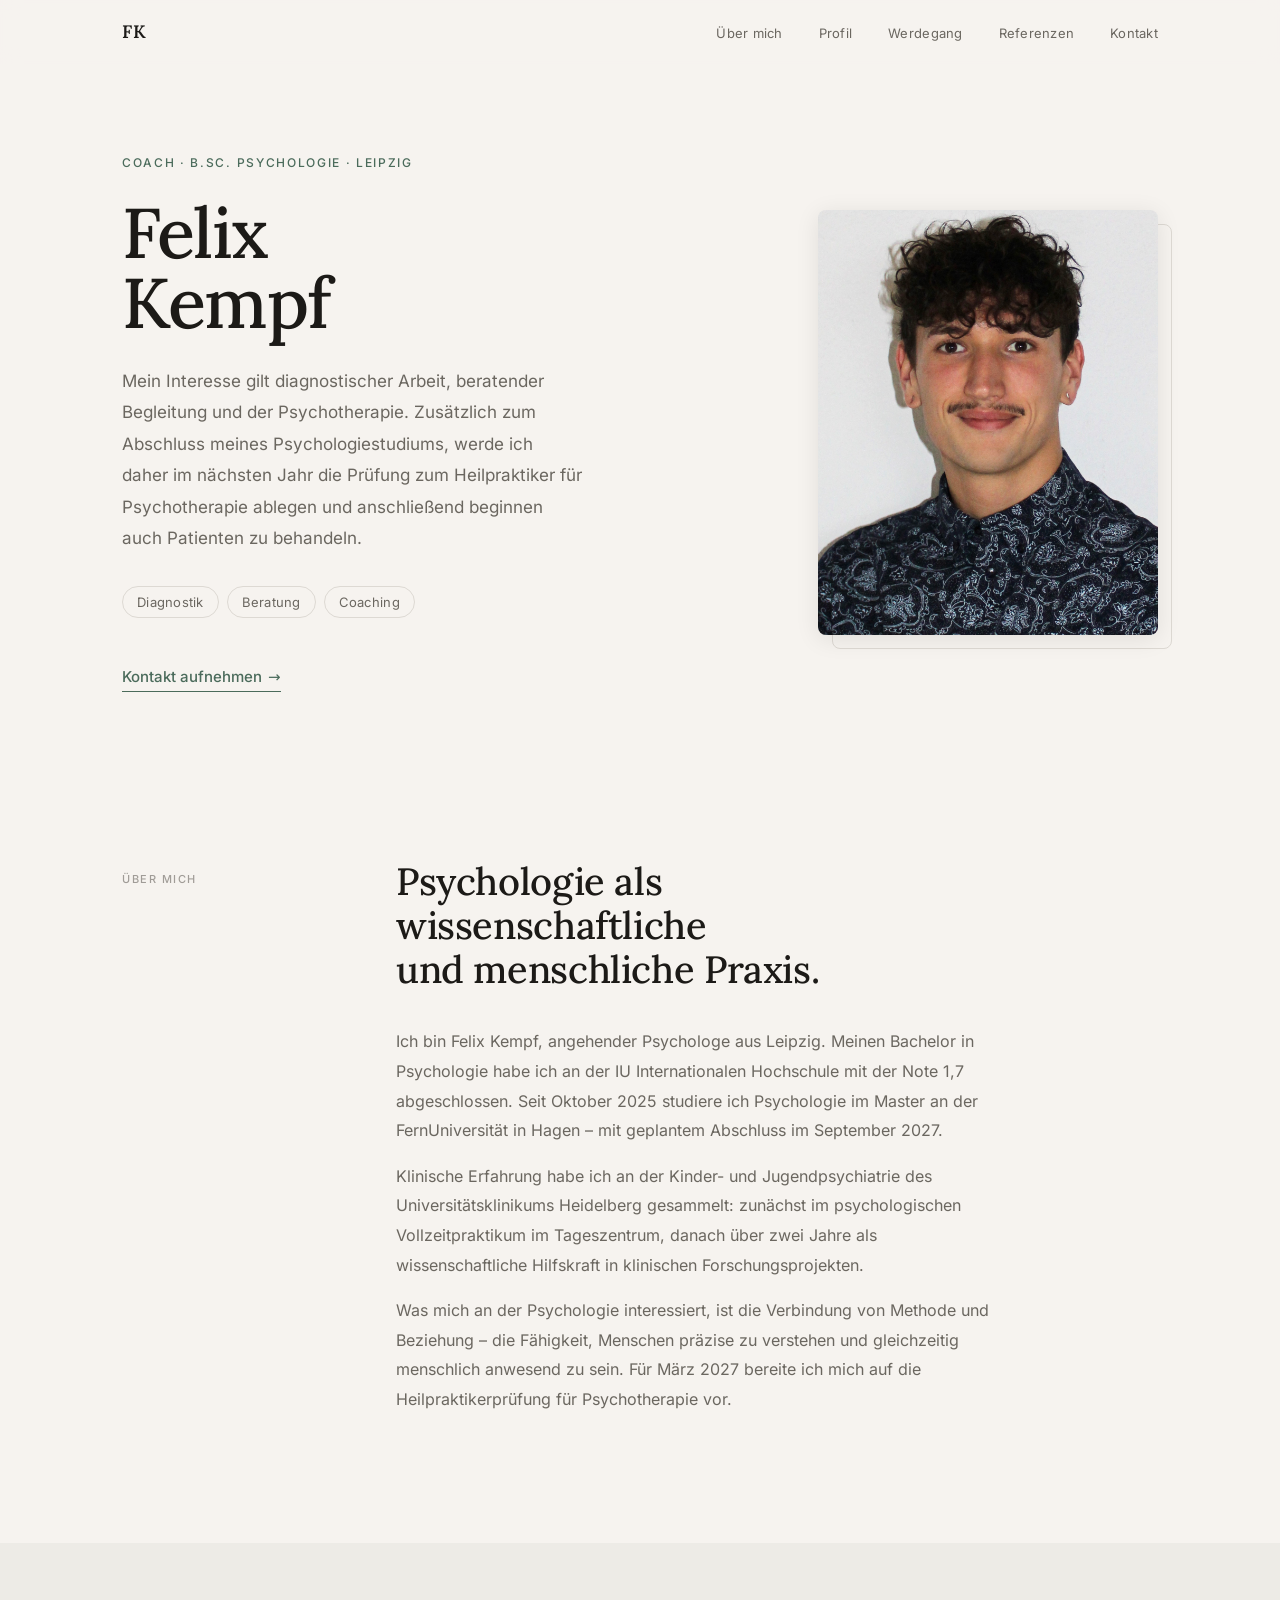
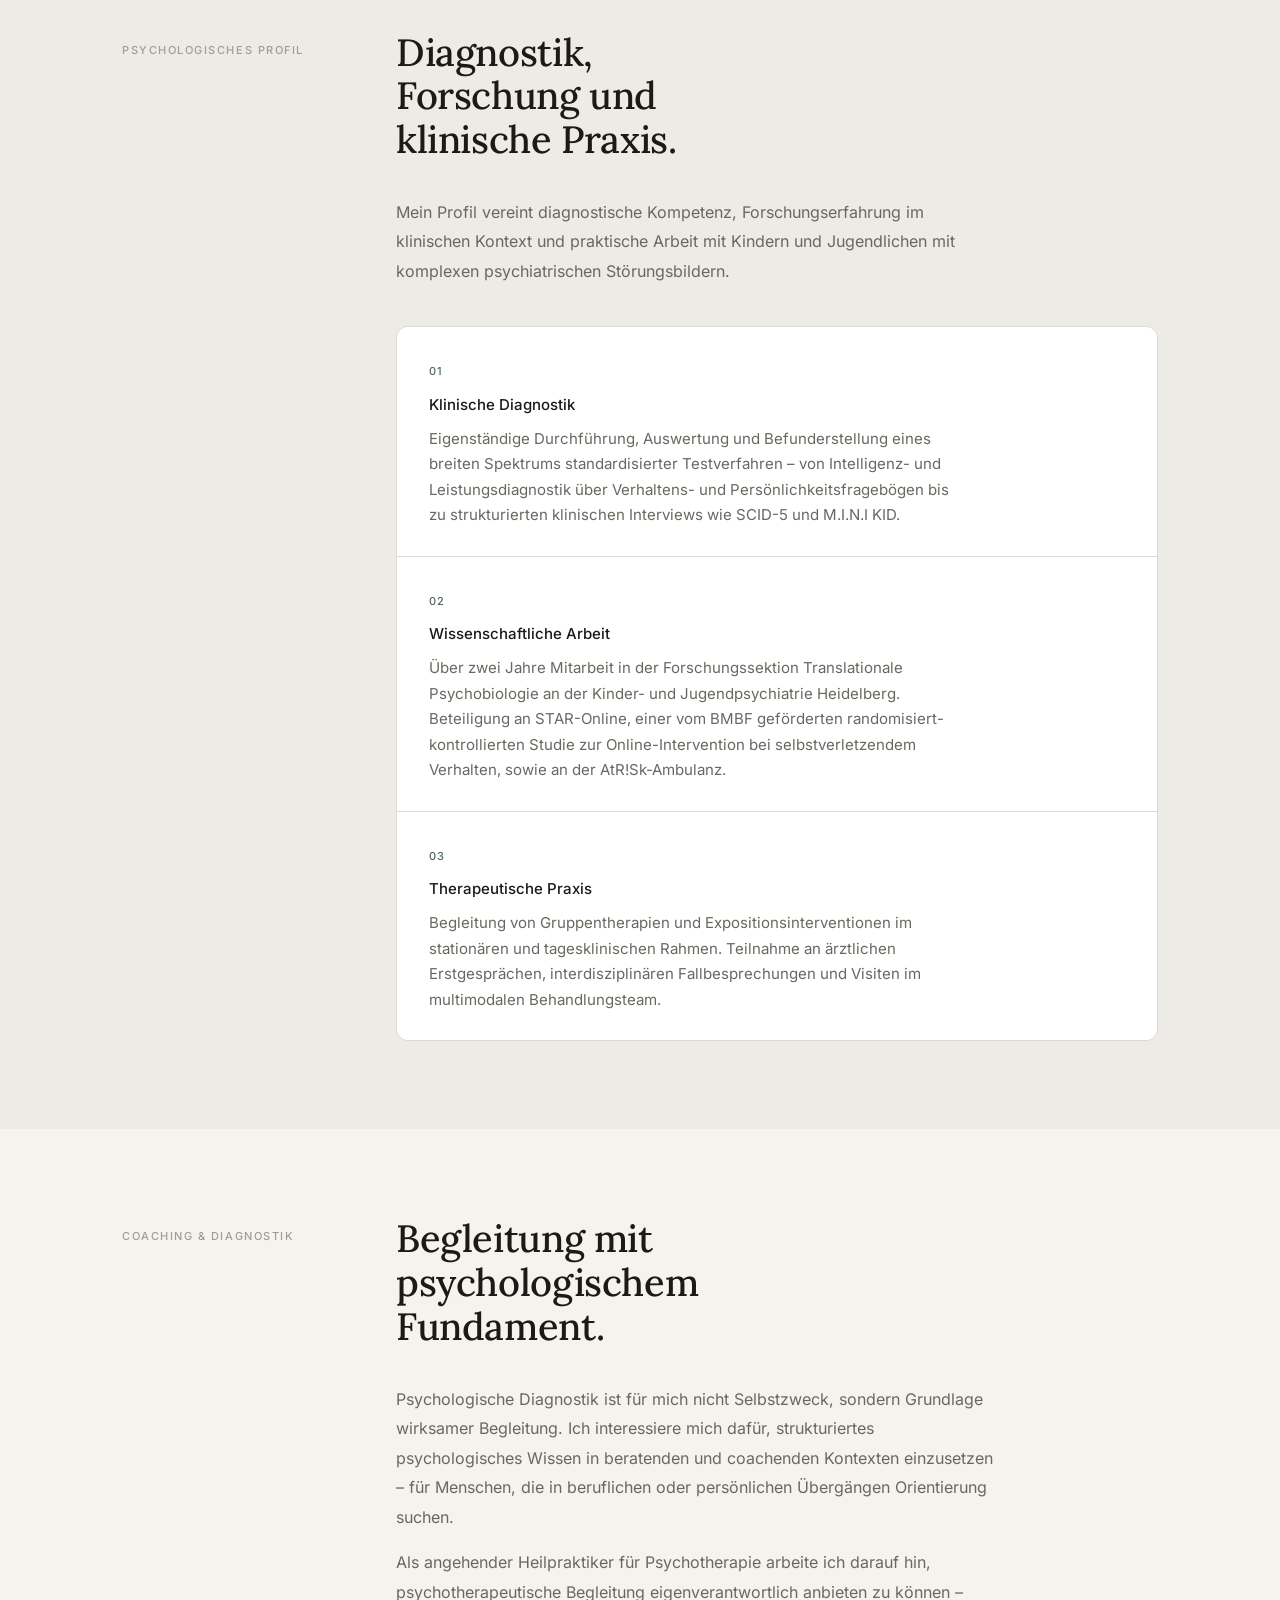
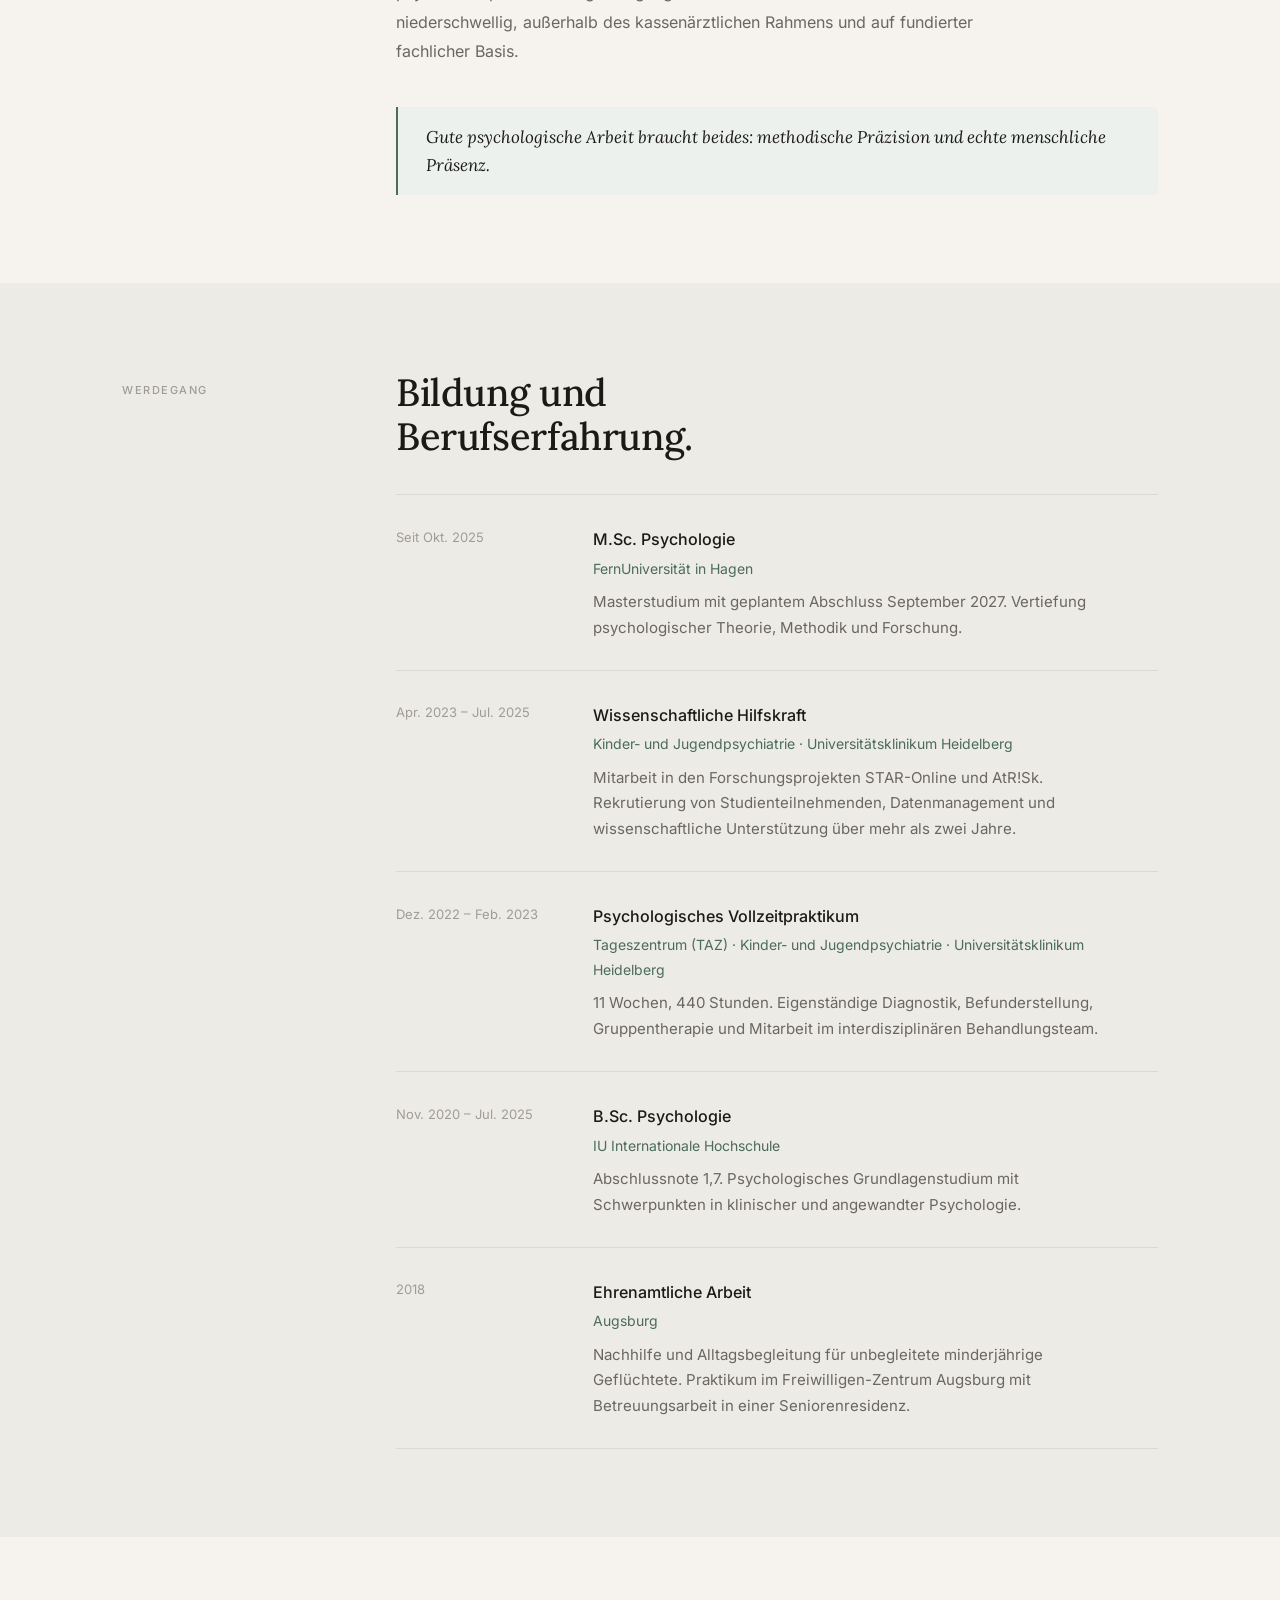
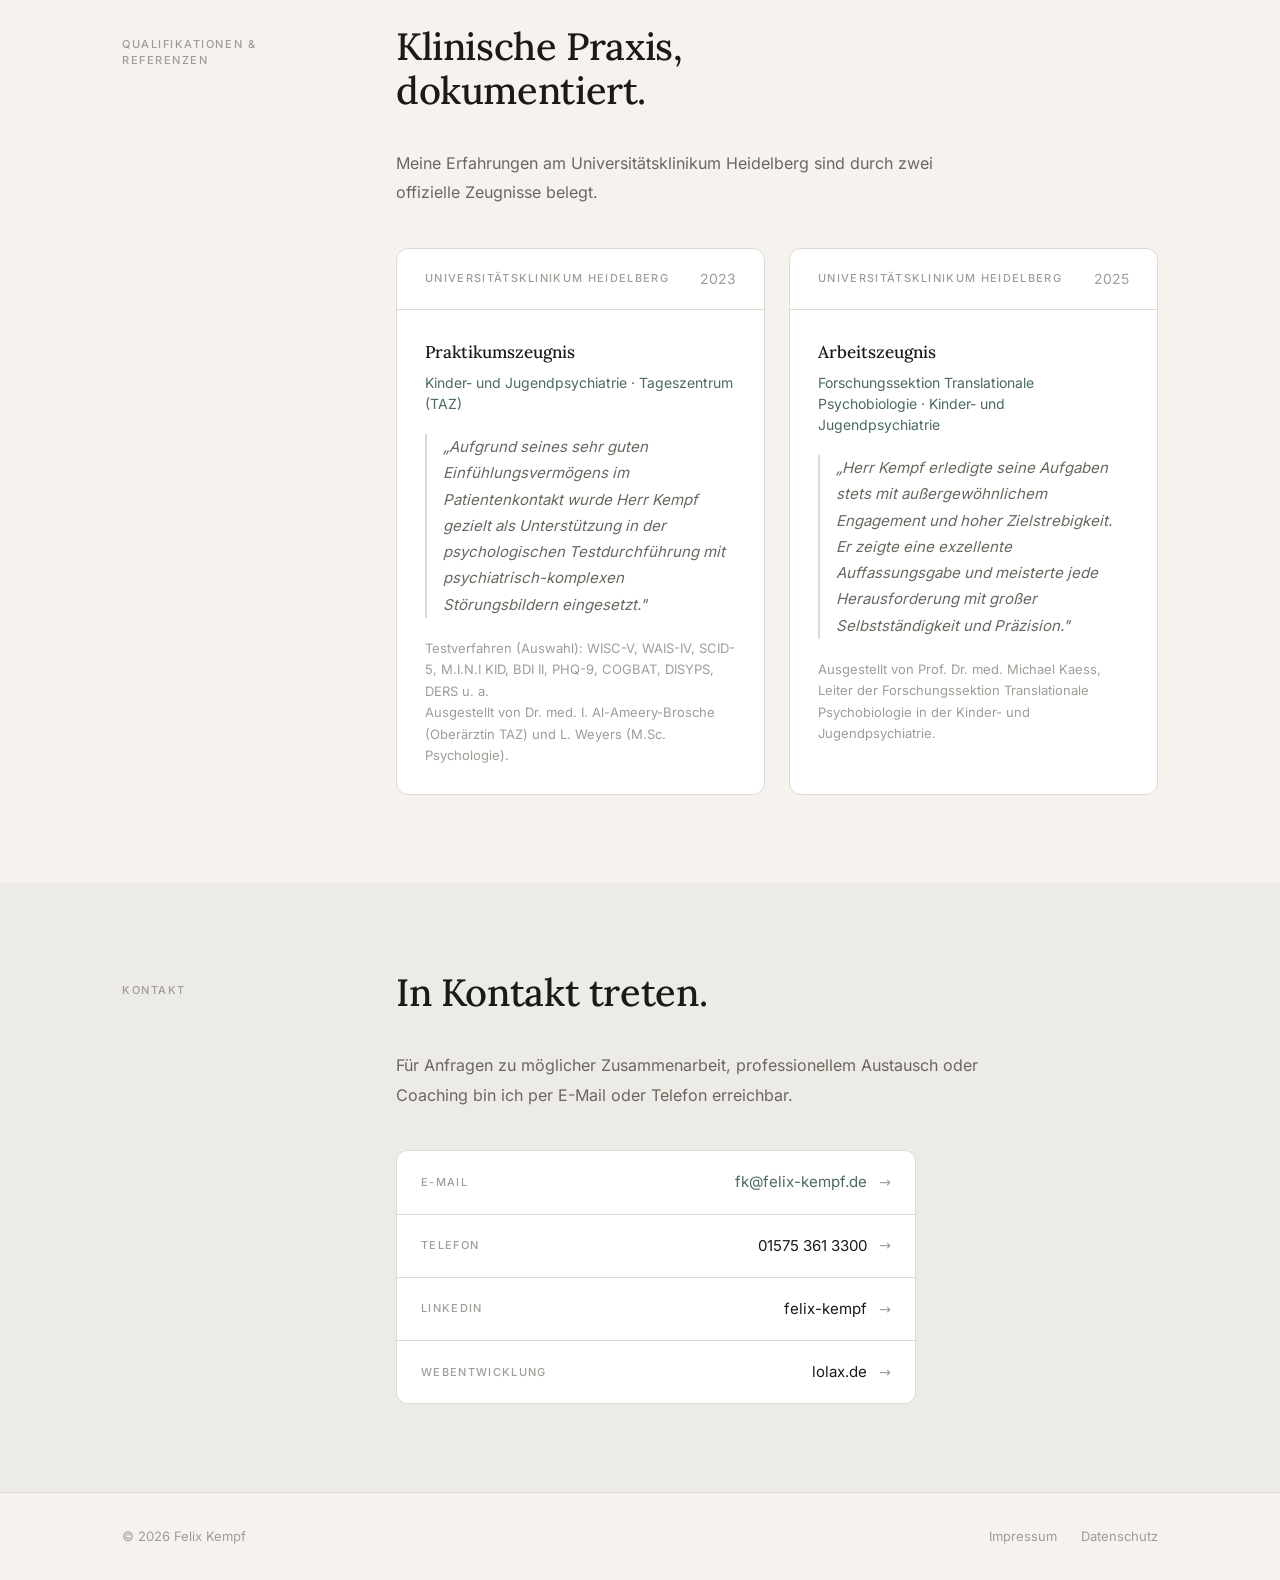
<file: index.html>
<!DOCTYPE html>
<html lang="de">
<head>
  <meta charset="UTF-8">
  <meta name="viewport" content="width=device-width, initial-scale=1.0">
  <meta name="description" content="Diagnostik. Beratung. Coaching. B.Sc. Psychologie. Leipzig.">
  <meta name="author" content="Felix Kempf">
  <meta name="theme-color" content="#4B6B5B">
  <meta name="referrer" content="strict-origin-when-cross-origin">

  <!-- Open Graph (WhatsApp, iMessage, Telegram, LinkedIn …) -->
  <meta property="og:type" content="website">
  <meta property="og:url" content="https://felix-kempf.de">
  <link rel="canonical" href="https://felix-kempf.de/">
  <meta property="og:site_name" content="Felix Kempf">
  <meta property="og:locale" content="de_DE">
  <meta property="og:title" content="Felix Kempf - Psychologie">
  <meta property="og:description" content="Diagnostik. Beratung. Coaching. B.Sc. Psychologie. Leipzig.">
  <meta property="og:image" content="https://felix-kempf.de/og-image.png">
  <meta property="og:image:secure_url" content="https://felix-kempf.de/og-image.png">
  <meta property="og:image:type" content="image/png">
  <meta property="og:image:width" content="1200">
  <meta property="og:image:height" content="630">
  <meta property="og:image:alt" content="Felix Kempf – Psychologie, Leipzig">
  <link rel="image_src" href="https://felix-kempf.de/og-image.png">
  <meta name="image" content="https://felix-kempf.de/og-image.png">
  <meta name="twitter:image:src" content="https://felix-kempf.de/og-image.png">

  <!-- Twitter / X Card -->
  <meta name="twitter:card" content="summary_large_image">
  <meta name="twitter:title" content="Felix Kempf - Psychologie">
  <meta name="twitter:description" content="Diagnostik. Beratung. Coaching. B.Sc. Psychologie. Leipzig.">
  <meta name="twitter:image" content="https://felix-kempf.de/og-image.png">
  <meta name="twitter:image:alt" content="Felix Kempf – Psychologie, Leipzig">

  <title>Felix Kempf – Psychologe</title>

  <link rel="icon" type="image/svg+xml" href="favicon.svg">
  <link rel="apple-touch-icon" href="apple-touch-icon.png">

  <!-- Preload hero image for LCP -->
  <link rel="preload" as="image" href="portrait.jpg">

  <link rel="stylesheet" href="fonts/fonts.css">
  <link rel="stylesheet" href="style.css">
</head>
<body>

  <a class="skip-link" href="#main">Zum Inhalt springen</a>

  <!-- ── Navigation ──────────────────────────────────── -->
  <header class="site-header" id="top">
    <div class="container">
      <a href="/" class="nav-logo" aria-label="Felix Kempf – Startseite">FK</a>

      <nav class="main-nav" id="main-nav" aria-label="Hauptnavigation">
        <ul>
          <li><a href="#ueber-mich">Über mich</a></li>
          <li><a href="#profil">Profil</a></li>
          <li><a href="#werdegang">Werdegang</a></li>
          <li><a href="#referenzen">Referenzen</a></li>
          <li><a href="#kontakt">Kontakt</a></li>
        </ul>
      </nav>

      <button
        class="nav-toggle"
        aria-label="Menü öffnen"
        aria-expanded="false"
        aria-controls="main-nav"
      >
        <span></span>
        <span></span>
        <span></span>
      </button>
    </div>
  </header>


  <!-- ── Main ────────────────────────────────────────── -->
  <main id="main">

    <!-- ── Hero ───────────────────────────────────────── -->
    <section class="hero" aria-label="Einleitung">
      <div class="container hero-inner">

        <div class="hero-text">
          <span class="hero-eyebrow">Coach · B.Sc. Psychologie · Leipzig</span>
          <h1 class="hero-name">Felix<br>Kempf</h1>
          <p class="hero-body">
            Mein Interesse gilt diagnostischer Arbeit, beratender Begleitung und der Psychotherapie.
            Zusätzlich zum Abschluss meines Psychologiestudiums, werde ich daher im nächsten Jahr
            die Prüfung zum Heilpraktiker für Psychotherapie ablegen und anschließend beginnen
            auch Patienten zu behandeln.
          </p>
          <div class="hero-tags" aria-label="Schwerpunkte">
            <span class="hero-tag">Diagnostik</span>
            <span class="hero-tag">Beratung</span>
            <span class="hero-tag">Coaching</span>
          </div>
          <a href="#kontakt" class="link-arrow">
            Kontakt aufnehmen <span aria-hidden="true">→</span>
          </a>
        </div>

        <div class="hero-photo-outer">
          <div class="hero-photo-wrap">
            <div class="hero-photo">
              <img
                src="portrait.jpg"
                alt="Portrait von Felix Kempf"
                width="680"
                height="850"
                loading="eager"
              >
            </div>
            <div class="hero-photo-deco" aria-hidden="true"></div>
          </div>
        </div>

      </div>
    </section>


    <!-- ── Über mich ────────────────────────────────── -->
    <section class="section" id="ueber-mich" aria-labelledby="head-ueber">
      <div class="container section-inner">
        <p class="section-label" aria-hidden="true">Über mich</p>
        <div>
          <h2 class="section-head" id="head-ueber">
            Psychologie als<br>wissenschaftliche<br>und menschliche Praxis.
          </h2>
          <div class="prose">
            <p>
              Ich bin Felix Kempf, angehender Psychologe aus Leipzig. Meinen Bachelor in Psychologie
              habe ich an der IU Internationalen Hochschule mit der Note 1,7 abgeschlossen.
              Seit Oktober 2025 studiere ich Psychologie im Master an der FernUniversität
              in Hagen – mit geplantem Abschluss im September 2027.
            </p>
            <p>
              Klinische Erfahrung habe ich an der Kinder- und Jugendpsychiatrie des
              Universitätsklinikums Heidelberg gesammelt: zunächst im psychologischen
              Vollzeitpraktikum im Tageszentrum, danach über zwei Jahre als
              wissenschaftliche Hilfskraft in klinischen Forschungsprojekten.
            </p>
            <p>
              Was mich an der Psychologie interessiert, ist die Verbindung von Methode
              und Beziehung – die Fähigkeit, Menschen präzise zu verstehen und gleichzeitig
              menschlich anwesend zu sein. Für März 2027 bereite ich mich auf die
              Heilpraktikerprüfung für Psychotherapie vor.
            </p>
          </div>
        </div>
      </div>
    </section>


    <!-- ── Psychologisches Profil ──────────────────── -->
    <section class="section section--alt" id="profil" aria-labelledby="head-profil">
      <div class="container section-inner">
        <p class="section-label" aria-hidden="true">Psychologisches Profil</p>
        <div>
          <h2 class="section-head" id="head-profil">
            Diagnostik,<br>Forschung und<br>klinische Praxis.
          </h2>
          <div class="prose">
            <p>
              Mein Profil vereint diagnostische Kompetenz, Forschungserfahrung im klinischen
              Kontext und praktische Arbeit mit Kindern und Jugendlichen mit komplexen
              psychiatrischen Störungsbildern.
            </p>
          </div>
          <div class="card-stack">

            <div class="card">
              <span class="card-num">01</span>
              <h3>Klinische Diagnostik</h3>
              <p>
                Eigenständige Durchführung, Auswertung und Befunderstellung eines breiten
                Spektrums standardisierter Testverfahren – von Intelligenz- und Leistungs­diagnostik
                über Verhaltens- und Persönlichkeitsfragebögen bis zu strukturierten klinischen
                Interviews wie SCID-5 und M.I.N.I KID.
              </p>
            </div>

            <div class="card">
              <span class="card-num">02</span>
              <h3>Wissenschaftliche Arbeit</h3>
              <p>
                Über zwei Jahre Mitarbeit in der Forschungssektion Translationale Psychobiologie
                an der Kinder- und Jugendpsychiatrie Heidelberg. Beteiligung an STAR-Online,
                einer vom BMBF geförderten randomisiert-kontrollierten Studie zur
                Online-Intervention bei selbstverletzendem Verhalten, sowie an der AtR!Sk-Ambulanz.
              </p>
            </div>

            <div class="card">
              <span class="card-num">03</span>
              <h3>Therapeutische Praxis</h3>
              <p>
                Begleitung von Gruppentherapien und Expositionsinterventionen im stationären
                und tagesklinischen Rahmen. Teilnahme an ärztlichen Erstgesprächen,
                interdisziplinären Fallbesprechungen und Visiten im multimodalen Behandlungsteam.
              </p>
            </div>

          </div>
        </div>
      </div>
    </section>


    <!-- ── Coaching und Diagnostik ─────────────────── -->
    <section class="section" id="coaching" aria-labelledby="head-coaching">
      <div class="container section-inner">
        <p class="section-label" aria-hidden="true">Coaching &amp; Diagnostik</p>
        <div>
          <h2 class="section-head" id="head-coaching">
            Begleitung mit<br>psychologischem<br>Fundament.
          </h2>
          <div class="prose">
            <p>
              Psychologische Diagnostik ist für mich nicht Selbstzweck, sondern Grundlage
              wirksamer Begleitung. Ich interessiere mich dafür, strukturiertes psychologisches
              Wissen in beratenden und coachenden Kontexten einzusetzen – für Menschen,
              die in beruflichen oder persönlichen Übergängen Orientierung suchen.
            </p>
            <p>
              Als angehender Heilpraktiker für Psychotherapie arbeite ich darauf hin,
              psychotherapeutische Begleitung eigenverantwortlich
              anbieten zu können – niederschwellig, außerhalb des kassenärztlichen Rahmens
              und auf fundierter fachlicher Basis.
            </p>
          </div>
          <div class="pull-statement">
            <p>Gute psychologische Arbeit braucht beides: methodische Präzision und echte menschliche Präsenz.</p>
          </div>
        </div>
      </div>
    </section>


    <!-- ── Werdegang ────────────────────────────────── -->
    <section class="section section--alt" id="werdegang" aria-labelledby="head-werdegang">
      <div class="container section-inner">
        <p class="section-label" aria-hidden="true">Werdegang</p>
        <div>
          <h2 class="section-head" id="head-werdegang">
            Bildung und<br>Berufserfahrung.
          </h2>

          <div class="timeline" role="list">

            <div class="tl-item" role="listitem">
              <div class="tl-date">
                Seit Okt. 2025
              </div>
              <div class="tl-body">
                <h3>M.Sc. Psychologie</h3>
                <p class="tl-org">FernUniversität in Hagen</p>
                <p class="tl-desc">
                  Masterstudium mit geplantem Abschluss September 2027. Vertiefung
                  psychologischer Theorie, Methodik und Forschung.
                </p>
              </div>
            </div>

            <div class="tl-item" role="listitem">
              <div class="tl-date">Apr. 2023 – Jul. 2025</div>
              <div class="tl-body">
                <h3>Wissenschaftliche Hilfskraft</h3>
                <p class="tl-org">Kinder- und Jugendpsychiatrie · Universitätsklinikum Heidelberg</p>
                <p class="tl-desc">
                  Mitarbeit in den Forschungsprojekten STAR-Online und AtR!Sk.
                  Rekrutierung von Studienteilnehmenden, Datenmanagement und
                  wissenschaftliche Unterstützung über mehr als zwei Jahre.
                </p>
              </div>
            </div>

            <div class="tl-item" role="listitem">
              <div class="tl-date">Dez. 2022 – Feb. 2023</div>
              <div class="tl-body">
                <h3>Psychologisches Vollzeitpraktikum</h3>
                <p class="tl-org">Tageszentrum (TAZ) · Kinder- und Jugendpsychiatrie · Universitätsklinikum Heidelberg</p>
                <p class="tl-desc">
                  11 Wochen, 440 Stunden. Eigenständige Diagnostik, Befunderstellung,
                  Gruppentherapie und Mitarbeit im interdisziplinären Behandlungsteam.
                </p>
              </div>
            </div>

            <div class="tl-item" role="listitem">
              <div class="tl-date">Nov. 2020 – Jul. 2025</div>
              <div class="tl-body">
                <h3>B.Sc. Psychologie</h3>
                <p class="tl-org">IU Internationale Hochschule</p>
                <p class="tl-desc">
                  Abschlussnote 1,7. Psychologisches Grundlagenstudium mit Schwerpunkten
                  in klinischer und angewandter Psychologie.
                </p>
              </div>
            </div>

            <div class="tl-item" role="listitem">
              <div class="tl-date">2018</div>
              <div class="tl-body">
                <h3>Ehrenamtliche Arbeit</h3>
                <p class="tl-org">Augsburg</p>
                <p class="tl-desc">
                  Nachhilfe und Alltagsbegleitung für unbegleitete minderjährige Geflüchtete.
                  Praktikum im Freiwilligen-Zentrum Augsburg mit Betreuungsarbeit
                  in einer Seniorenresidenz.
                </p>
              </div>
            </div>

          </div>
        </div>
      </div>
    </section>


    <!-- ── Referenzen ───────────────────────────────── -->
    <section class="section" id="referenzen" aria-labelledby="head-ref">
      <div class="container section-inner">
        <p class="section-label" aria-hidden="true">Qualifikationen &amp; Referenzen</p>
        <div>
          <h2 class="section-head" id="head-ref">
            Klinische Praxis,<br>dokumentiert.
          </h2>
          <div class="prose">
            <p>
              Meine Erfahrungen am Universitätsklinikum Heidelberg sind durch zwei
              offizielle Zeugnisse belegt.
            </p>
          </div>

          <div class="ref-grid">

            <div class="ref-card">
              <div class="ref-top">
                <span class="ref-source">Universitätsklinikum Heidelberg</span>
                <span class="ref-year">2023</span>
              </div>
              <div class="ref-body">
                <h3>Praktikumszeugnis</h3>
                <p class="ref-dept">Kinder- und Jugendpsychiatrie · Tageszentrum (TAZ)</p>
                <blockquote class="ref-quote">
                  „Aufgrund seines sehr guten Einfühlungsvermögens im Patientenkontakt
                  wurde Herr Kempf gezielt als Unterstützung in der psychologischen
                  Testdurchführung mit psychiatrisch-komplexen Störungsbildern eingesetzt."
                </blockquote>
                <p class="ref-note">
                  Testverfahren (Auswahl): WISC-V, WAIS-IV, SCID-5, M.I.N.I KID,
                  BDI II, PHQ-9, COGBAT, DISYPS, DERS u. a.<br>
                  Ausgestellt von Dr. med. I. Al-Ameery-Brosche (Oberärztin TAZ)
                  und L. Weyers (M.Sc. Psychologie).
                </p>
              </div>
            </div>

            <div class="ref-card">
              <div class="ref-top">
                <span class="ref-source">Universitätsklinikum Heidelberg</span>
                <span class="ref-year">2025</span>
              </div>
              <div class="ref-body">
                <h3>Arbeitszeugnis</h3>
                <p class="ref-dept">Forschungssektion Translationale Psychobiologie · Kinder- und Jugendpsychiatrie</p>
                <blockquote class="ref-quote">
                  „Herr Kempf erledigte seine Aufgaben stets mit außergewöhnlichem
                  Engagement und hoher Zielstrebigkeit. Er zeigte eine exzellente
                  Auffassungsgabe und meisterte jede Herausforderung mit großer
                  Selbstständigkeit und Präzision."
                </blockquote>
                <p class="ref-note">
                  Ausgestellt von Prof. Dr. med. Michael Kaess, Leiter der Forschungssektion
                  Translationale Psychobiologie in der Kinder- und Jugendpsychiatrie.
                </p>
              </div>
            </div>

          </div>
        </div>
      </div>
    </section>


    <!-- ── Kontakt ──────────────────────────────────── -->
    <section class="section section--alt" id="kontakt" aria-labelledby="head-kontakt">
      <div class="container section-inner">
        <p class="section-label" aria-hidden="true">Kontakt</p>
        <div>
          <h2 class="section-head" id="head-kontakt">
            In Kontakt treten.
          </h2>
          <div class="prose">
            <p>
              Für Anfragen zu möglicher Zusammenarbeit, professionellem Austausch
              oder Coaching bin ich per E-Mail oder Telefon erreichbar.
            </p>
          </div>

          <div class="contact-list" role="list">
            <a
              class="contact-item contact-item--primary obf-email"
              role="listitem"
              data-user="fk"
              data-domain="felix-kempf.de"
            >
              <span class="contact-label">E-Mail</span>
              <span class="contact-value"></span>
              <span class="contact-arrow" aria-hidden="true">→</span>
              <noscript><span class="contact-value">fk [at] felix-kempf.de</span></noscript>
            </a>

            <a
              class="contact-item obf-tel"
              role="listitem"
              data-tel="+4915753613300"
              data-tel-display="01575 361 3300"
            >
              <span class="contact-label">Telefon</span>
              <span class="contact-value"></span>
              <span class="contact-arrow" aria-hidden="true">→</span>
              <noscript><span class="contact-value">01575 361 3300</span></noscript>
            </a>

            <a
              class="contact-item obf-link"
              role="listitem"
              data-url="https://www.linkedin.com/in/felix-kempf-5767ba39a/"
              data-display="felix-kempf"
              data-external="true"
            >
              <span class="contact-label">LinkedIn</span>
              <span class="contact-value"></span>
              <span class="contact-arrow" aria-hidden="true">→</span>
              <noscript><span class="contact-value">felix-kempf</span></noscript>
            </a>

            <a
              class="contact-item obf-link"
              role="listitem"
              data-url="https://lolax.de"
              data-display="lolax.de"
              data-external="true"
            >
              <span class="contact-label">Webentwicklung</span>
              <span class="contact-value"></span>
              <span class="contact-arrow" aria-hidden="true">→</span>
              <noscript><span class="contact-value">lolax.de</span></noscript>
            </a>
          </div>
        </div>
      </div>
    </section>

  </main>


  <!-- ── Footer ──────────────────────────────────────── -->
  <footer class="site-footer">
    <div class="container">
      <p>© 2026 Felix Kempf</p>
      <nav class="footer-nav" aria-label="Rechtliches">
        <a href="impressum.html">Impressum</a>
        <a href="datenschutz.html">Datenschutz</a>
      </nav>
    </div>
  </footer>


  <script>
    (function () {
      var toggle = document.querySelector('.nav-toggle');
      var nav    = document.querySelector('.main-nav');

      toggle.addEventListener('click', function () {
        var open = toggle.getAttribute('aria-expanded') === 'true';
        toggle.setAttribute('aria-expanded', String(!open));
        toggle.setAttribute('aria-label', !open ? 'Menü schließen' : 'Menü öffnen');
        nav.classList.toggle('is-open', !open);
      });

      nav.querySelectorAll('a').forEach(function (link) {
        link.addEventListener('click', function () {
          nav.classList.remove('is-open');
          toggle.setAttribute('aria-expanded', 'false');
          toggle.setAttribute('aria-label', 'Menü öffnen');
        });
      });

      var header = document.querySelector('.site-header');
      window.addEventListener('scroll', function () {
        header.classList.toggle('is-scrolled', window.scrollY > 10);
      }, { passive: true });
    }());
  </script>
  <script src="obf-util.js"></script>

</body>
</html>
</file>
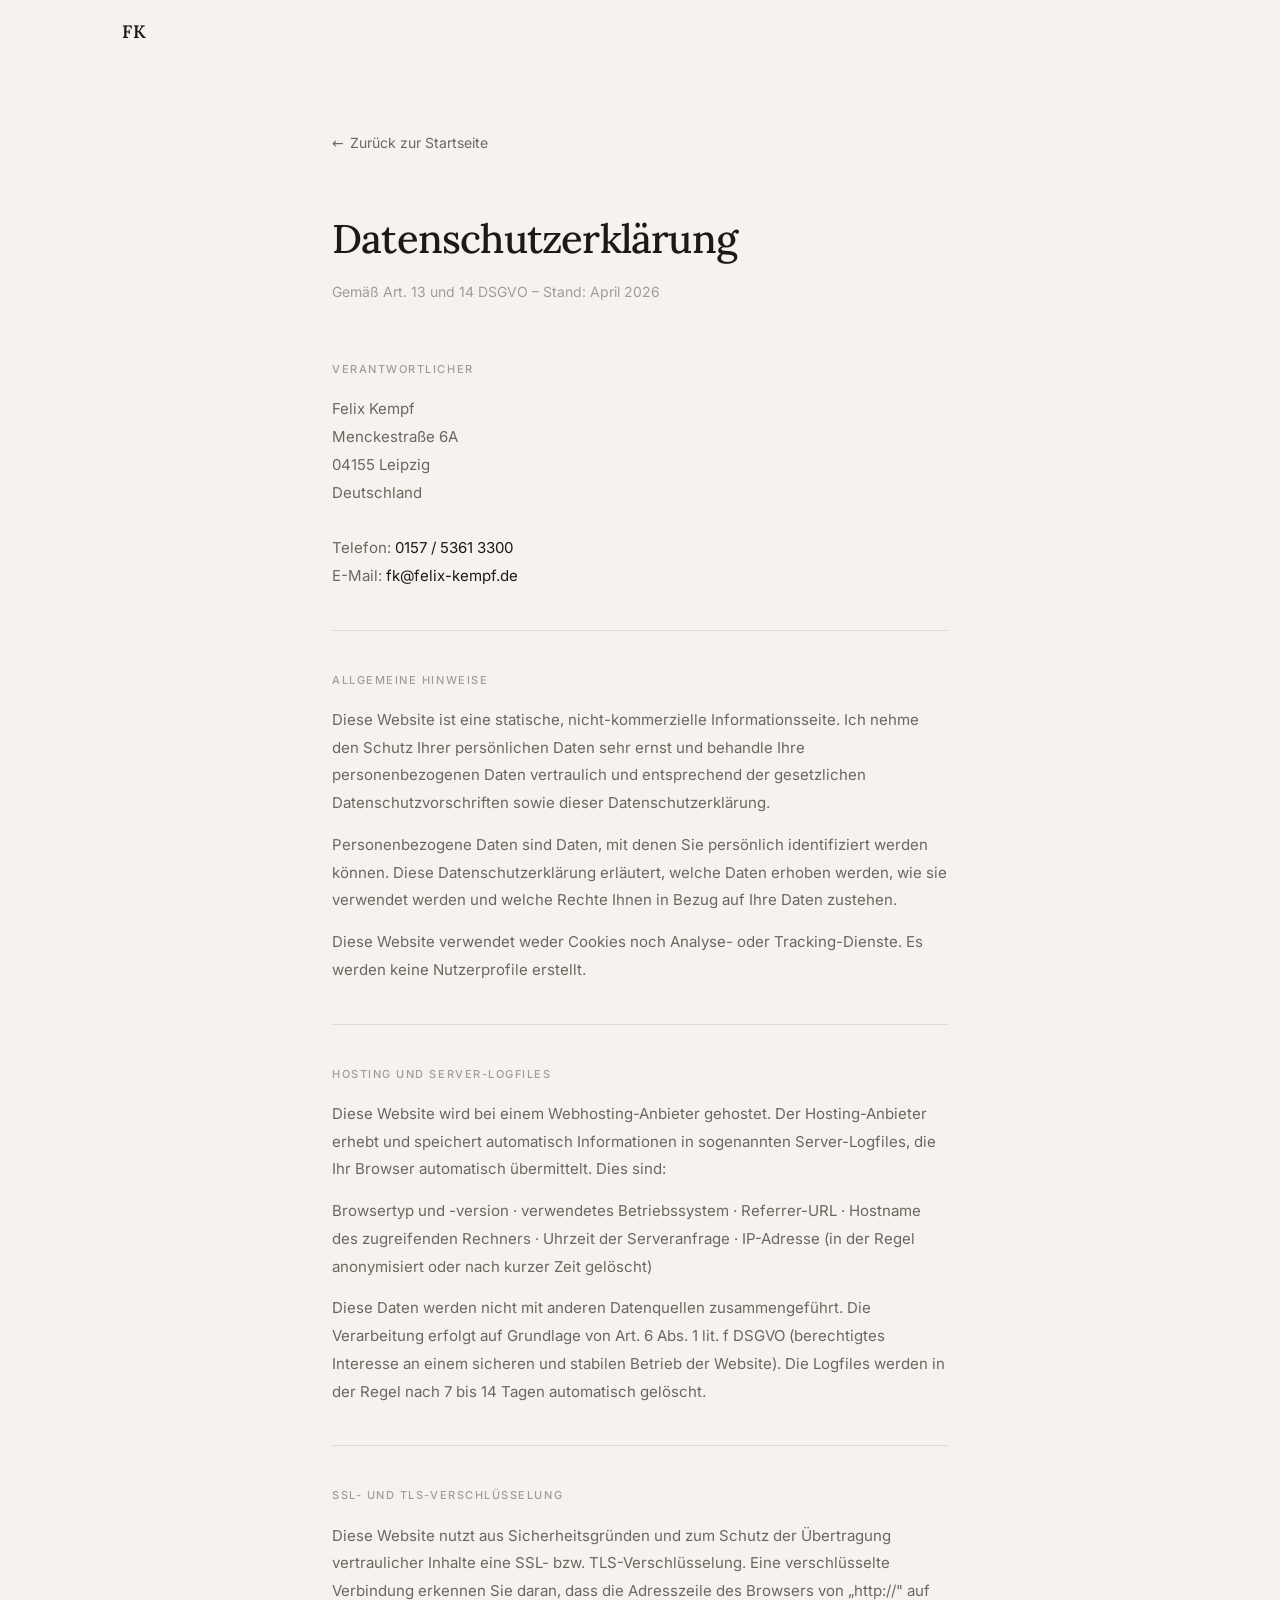
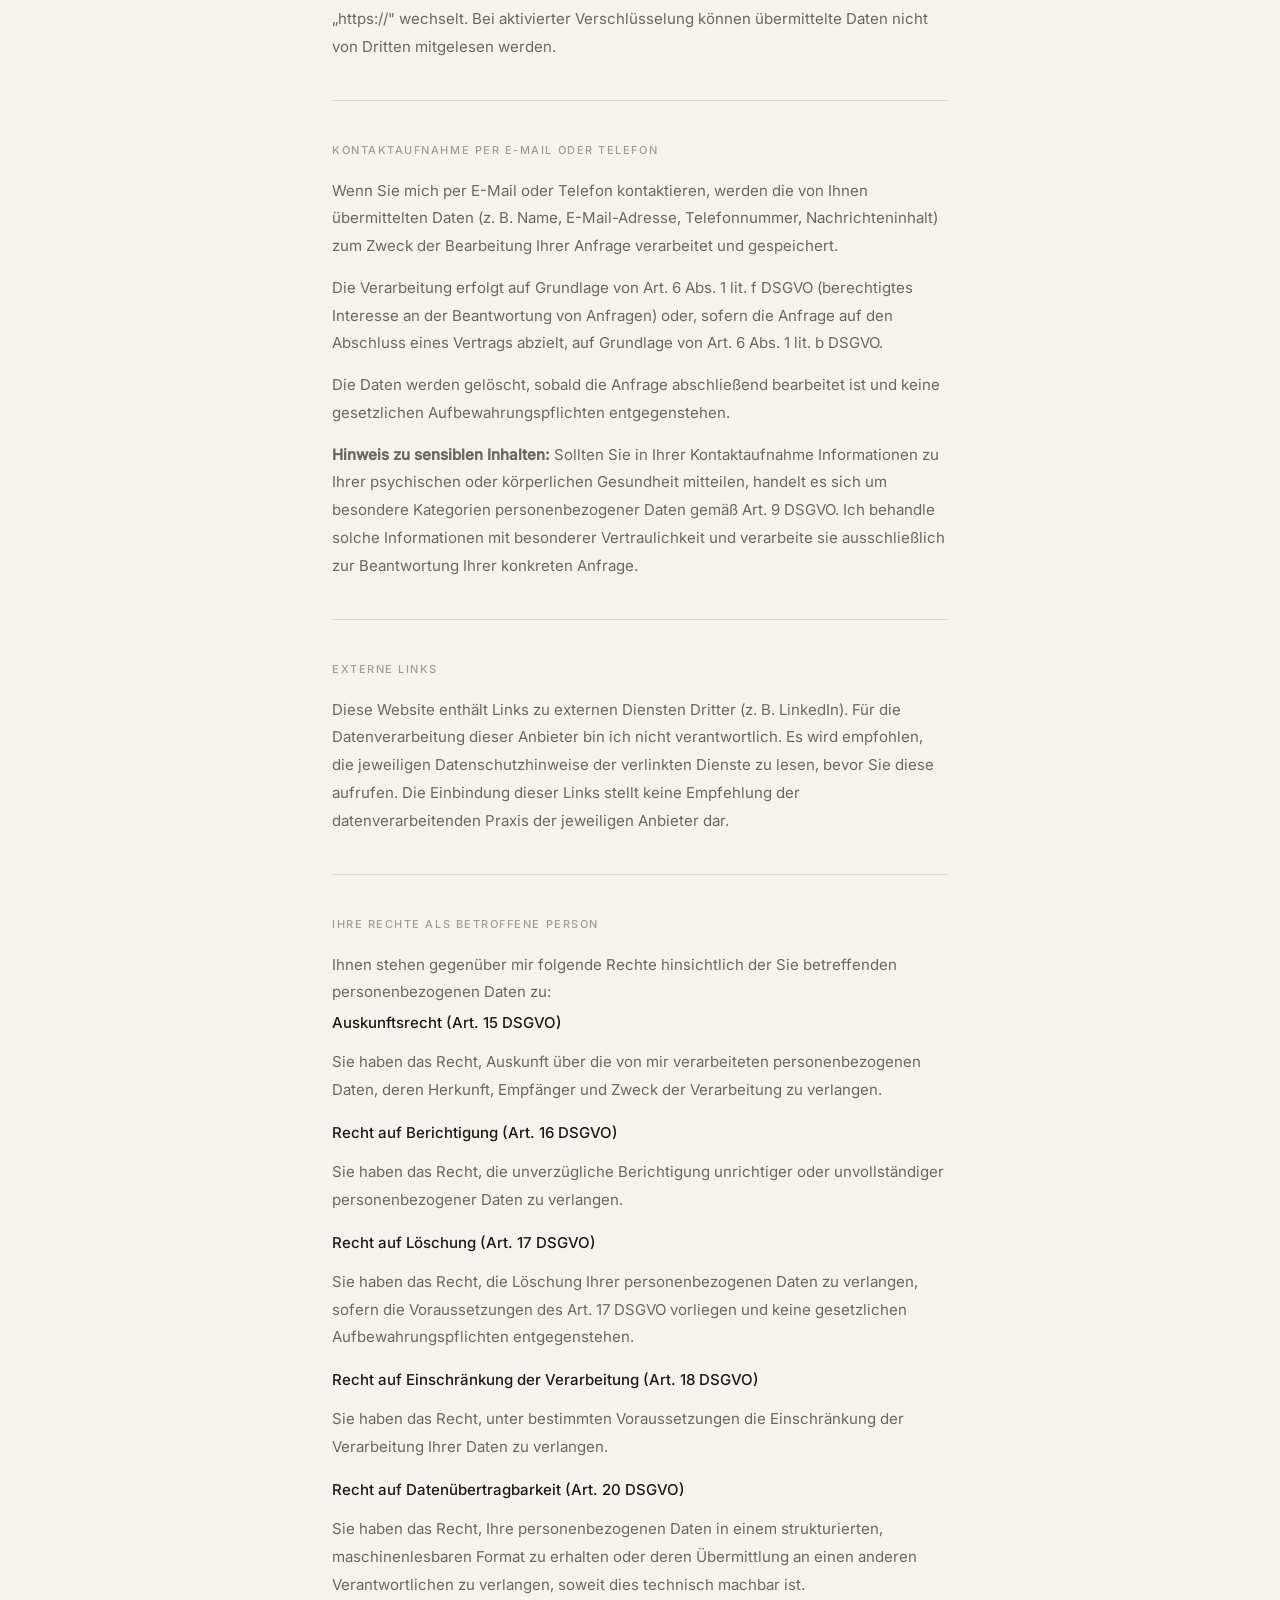
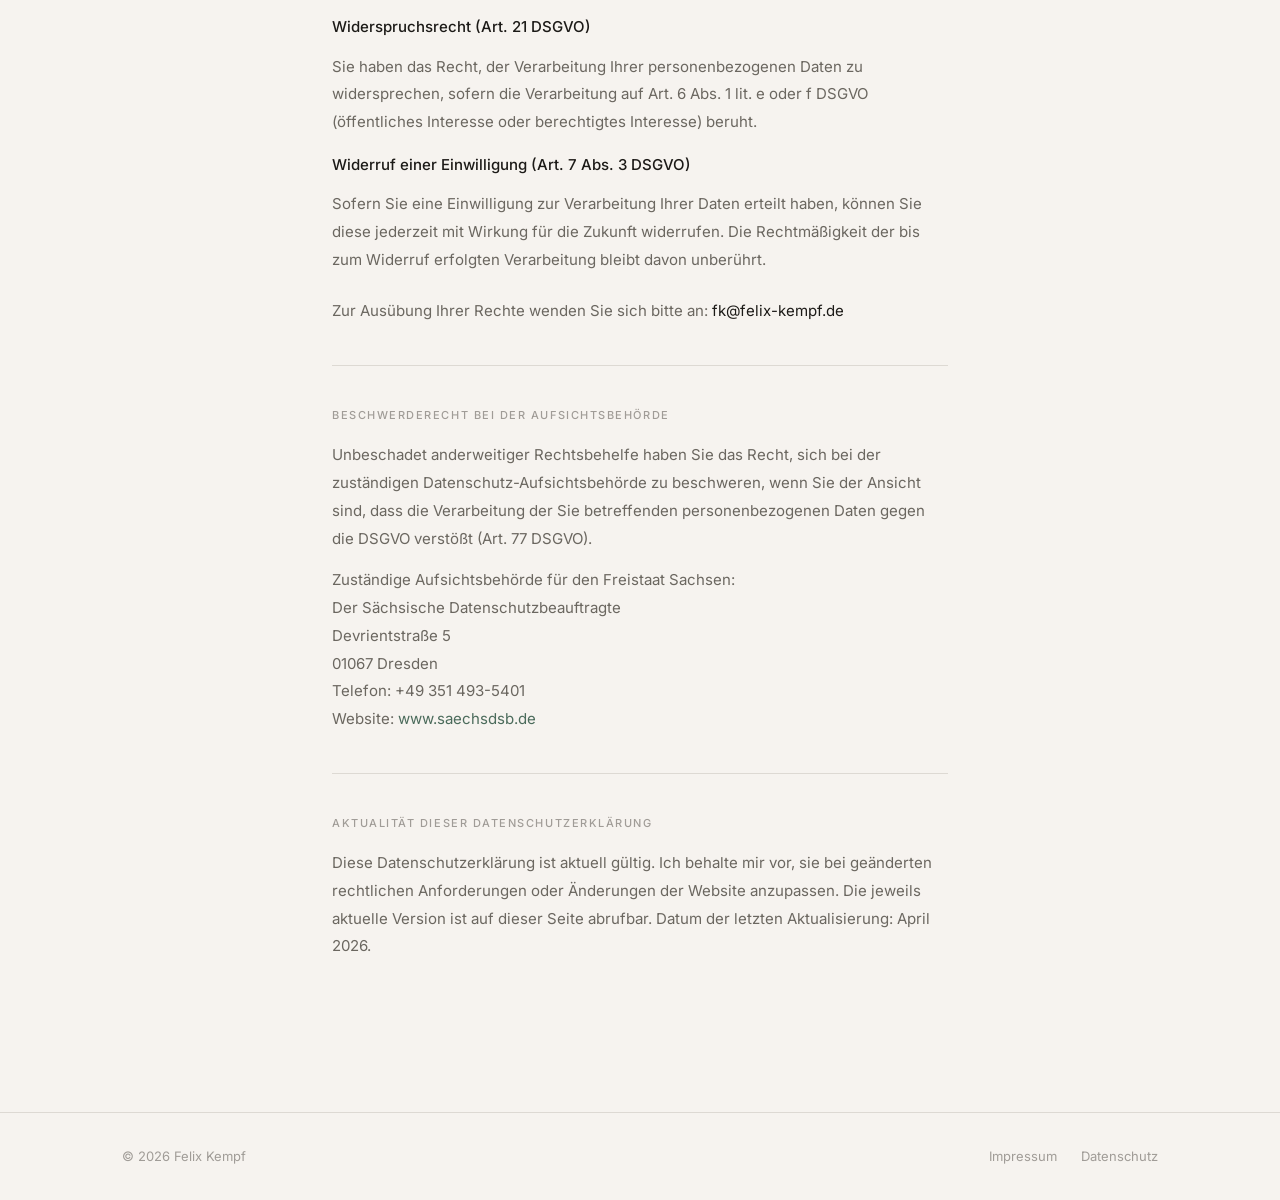
<file: datenschutz.html>
<!DOCTYPE html>
<html lang="de">
<head>
  <meta charset="UTF-8">
  <meta name="viewport" content="width=device-width, initial-scale=1.0">
  <meta name="robots" content="noindex, follow">
  <meta name="theme-color" content="#4B6B5B">
  <meta name="referrer" content="strict-origin-when-cross-origin">
  <link rel="canonical" href="https://felix-kempf.de/datenschutz.html">
  <meta property="og:type" content="website">
  <meta property="og:url" content="https://felix-kempf.de/datenschutz.html">
  <meta property="og:site_name" content="Felix Kempf">
  <meta property="og:locale" content="de_DE">
  <meta property="og:title" content="Datenschutzerklärung – Felix Kempf">
  <meta property="og:description" content="Datenschutzerklärung von Felix Kempf – Stand April 2026.">
  <meta property="og:image" content="https://felix-kempf.de/og-image.png">
  <meta property="og:image:secure_url" content="https://felix-kempf.de/og-image.png">
  <meta property="og:image:type" content="image/png">
  <meta property="og:image:width" content="1200">
  <meta property="og:image:height" content="630">
  <meta property="og:image:alt" content="Felix Kempf – Psychologie, Leipzig">
  <link rel="image_src" href="https://felix-kempf.de/og-image.png">
  <meta name="image" content="https://felix-kempf.de/og-image.png">
  <meta name="twitter:card" content="summary_large_image">
  <meta name="twitter:title" content="Datenschutzerklärung – Felix Kempf">
  <meta name="twitter:description" content="Datenschutzerklärung von Felix Kempf – Stand April 2026.">
  <meta name="twitter:image" content="https://felix-kempf.de/og-image.png">
  <meta name="twitter:image:alt" content="Felix Kempf – Psychologie, Leipzig">
  <title>Datenschutzerklärung – Felix Kempf</title>
  <link rel="icon" type="image/svg+xml" href="favicon.svg">
  <link rel="apple-touch-icon" href="apple-touch-icon.png">
  <link rel="stylesheet" href="fonts/fonts.css">
  <link rel="stylesheet" href="style.css">
  <style>
    .imp-wrap {
      max-width: 680px;
      margin: 0 auto;
      padding: 4rem var(--pad-x) 7rem;
    }
    .imp-back {
      display: inline-flex;
      align-items: center;
      gap: 0.375rem;
      font-size: 0.875rem;
      color: var(--text-light);
      margin-bottom: 3rem;
      transition: color var(--ease);
    }
    .imp-back:hover { color: var(--accent); }

    .imp-wrap > h1 {
      font-family: var(--serif);
      font-size: 2.5rem;
      font-weight: 500;
      letter-spacing: -0.02em;
      color: var(--text);
      margin-bottom: 0.375rem;
    }
    .imp-sub {
      font-size: 0.875rem;
      color: var(--text-faint);
      margin-bottom: 3.5rem;
    }

    .imp-section {
      padding-bottom: 2.5rem;
      margin-bottom: 2.5rem;
      border-bottom: 1px solid var(--border);
    }
    .imp-section:last-child {
      border-bottom: none;
      margin-bottom: 0;
    }
    .imp-section h2 {
      font-size: 0.6875rem;
      font-weight: 500;
      letter-spacing: 0.14em;
      text-transform: uppercase;
      color: var(--text-faint);
      margin-bottom: 1rem;
    }
    .imp-section p,
    .imp-section address {
      font-size: 0.9375rem;
      color: var(--text-light);
      line-height: 1.85;
      font-style: normal;
    }
    .imp-section p + p { margin-top: 0.875rem; }
    .imp-section a { color: var(--accent); }
    .imp-section a:hover { color: var(--accent-dark); }
    .mt-lg { margin-top: 1.25rem; }

    .rights-list {
      display: flex;
      flex-direction: column;
      gap: 0.75rem;
      margin-top: 0.25rem;
    }
    .rights-list dt {
      font-size: 0.9375rem;
      font-weight: 500;
      color: var(--text);
    }
    .rights-list dd {
      font-size: 0.9375rem;
      color: var(--text-light);
      line-height: 1.85;
      margin-left: 0;
      margin-bottom: 0.25rem;
    }
  </style>
</head>
<body>

  <a class="skip-link" href="#main">Zum Inhalt springen</a>

  <header class="site-header">
    <div class="container">
      <a href="/" class="nav-logo" aria-label="Felix Kempf – Startseite">FK</a>
    </div>
  </header>

  <main id="main" class="imp-wrap">

    <a href="/" class="imp-back">
      <span aria-hidden="true">←</span> Zurück zur Startseite
    </a>

    <h1>Datenschutz&shy;erklärung</h1>
    <p class="imp-sub">Gemäß Art. 13 und 14 DSGVO – Stand: April 2026</p>

    <div class="imp-section">
      <h2>Verantwortlicher</h2>
      <address>
        Felix Kempf<br>
        <span id="obf-addr-street"></span>
        <noscript>Menckestr&szlig;e 6A<br>04155 Leipzig<br>Deutschland</noscript>
        <br><br>
        Telefon:
        <a href="#" class="imp-contact obf-tel" data-tel="+4915753613300" data-tel-display="0157 / 5361 3300">
          <span class="contact-value"></span>
        </a>
        <br>
        E-Mail:
        <a href="#" class="imp-contact obf-email" data-user="fk" data-domain="felix-kempf.de">
          <span class="contact-value"></span>
        </a>
        <noscript>
          <br>Telefon: 0157 / 5361 3300
          <br>E-Mail: fk [at] felix-kempf.de
        </noscript>
      </address>
    </div>

    <div class="imp-section">
      <h2>Allgemeine Hinweise</h2>
      <p>
        Diese Website ist eine statische, nicht-kommerzielle Informationsseite.
        Ich nehme den Schutz Ihrer persönlichen Daten sehr ernst und behandle Ihre
        personenbezogenen Daten vertraulich und entsprechend der gesetzlichen
        Datenschutzvorschriften sowie dieser Datenschutzerklärung.
      </p>
      <p>
        Personenbezogene Daten sind Daten, mit denen Sie persönlich identifiziert werden
        können. Diese Datenschutzerklärung erläutert, welche Daten erhoben werden,
        wie sie verwendet werden und welche Rechte Ihnen in Bezug auf Ihre Daten zustehen.
      </p>
      <p>
        Diese Website verwendet weder Cookies noch Analyse- oder Tracking-Dienste.
        Es werden keine Nutzerprofile erstellt.
      </p>
    </div>

    <div class="imp-section">
      <h2>Hosting und Server-Logfiles</h2>
      <p>
        Diese Website wird bei einem Webhosting-Anbieter gehostet. Der Hosting-Anbieter
        erhebt und speichert automatisch Informationen in sogenannten Server-Logfiles,
        die Ihr Browser automatisch übermittelt. Dies sind:
      </p>
      <p>
        Browsertyp und -version · verwendetes Betriebssystem · Referrer-URL ·
        Hostname des zugreifenden Rechners · Uhrzeit der Serveranfrage ·
        IP-Adresse (in der Regel anonymisiert oder nach kurzer Zeit gelöscht)
      </p>
      <p>
        Diese Daten werden nicht mit anderen Datenquellen zusammengeführt.
        Die Verarbeitung erfolgt auf Grundlage von Art. 6 Abs. 1 lit. f DSGVO
        (berechtigtes Interesse an einem sicheren und stabilen Betrieb der Website).
        Die Logfiles werden in der Regel nach 7 bis 14 Tagen automatisch gelöscht.
      </p>
    </div>

    <div class="imp-section">
      <h2>SSL- und TLS-Verschlüsselung</h2>
      <p>
        Diese Website nutzt aus Sicherheitsgründen und zum Schutz der Übertragung
        vertraulicher Inhalte eine SSL- bzw. TLS-Verschlüsselung. Eine verschlüsselte
        Verbindung erkennen Sie daran, dass die Adresszeile des Browsers von „http://"
        auf „https://" wechselt. Bei aktivierter Verschlüsselung können übermittelte
        Daten nicht von Dritten mitgelesen werden.
      </p>
    </div>

    <div class="imp-section">
      <h2>Kontaktaufnahme per E-Mail oder Telefon</h2>
      <p>
        Wenn Sie mich per E-Mail oder Telefon kontaktieren, werden die von Ihnen
        übermittelten Daten (z. B. Name, E-Mail-Adresse, Telefonnummer, Nachrichteninhalt)
        zum Zweck der Bearbeitung Ihrer Anfrage verarbeitet und gespeichert.
      </p>
      <p>
        Die Verarbeitung erfolgt auf Grundlage von Art. 6 Abs. 1 lit. f DSGVO
        (berechtigtes Interesse an der Beantwortung von Anfragen) oder, sofern die
        Anfrage auf den Abschluss eines Vertrags abzielt, auf Grundlage von
        Art. 6 Abs. 1 lit. b DSGVO.
      </p>
      <p>
        Die Daten werden gelöscht, sobald die Anfrage abschließend bearbeitet ist und
        keine gesetzlichen Aufbewahrungspflichten entgegenstehen.
      </p>
      <p>
        <strong>Hinweis zu sensiblen Inhalten:</strong> Sollten Sie in Ihrer Kontaktaufnahme
        Informationen zu Ihrer psychischen oder körperlichen Gesundheit mitteilen, handelt es
        sich um besondere Kategorien personenbezogener Daten gemäß Art. 9 DSGVO.
        Ich behandle solche Informationen mit besonderer Vertraulichkeit und verarbeite sie
        ausschließlich zur Beantwortung Ihrer konkreten Anfrage.
      </p>
    </div>

    <div class="imp-section">
      <h2>Externe Links</h2>
      <p>
        Diese Website enthält Links zu externen Diensten Dritter (z. B. LinkedIn).
        Für die Datenverarbeitung dieser Anbieter bin ich nicht verantwortlich.
        Es wird empfohlen, die jeweiligen Datenschutzhinweise der verlinkten Dienste
        zu lesen, bevor Sie diese aufrufen. Die Einbindung dieser Links stellt keine
        Empfehlung der datenverarbeitenden Praxis der jeweiligen Anbieter dar.
      </p>
    </div>

    <div class="imp-section">
      <h2>Ihre Rechte als betroffene Person</h2>
      <p>
        Ihnen stehen gegenüber mir folgende Rechte hinsichtlich der Sie betreffenden
        personenbezogenen Daten zu:
      </p>
      <dl class="rights-list">
        <dt>Auskunftsrecht (Art. 15 DSGVO)</dt>
        <dd>Sie haben das Recht, Auskunft über die von mir verarbeiteten personenbezogenen
        Daten, deren Herkunft, Empfänger und Zweck der Verarbeitung zu verlangen.</dd>

        <dt>Recht auf Berichtigung (Art. 16 DSGVO)</dt>
        <dd>Sie haben das Recht, die unverzügliche Berichtigung unrichtiger oder
        unvollständiger personenbezogener Daten zu verlangen.</dd>

        <dt>Recht auf Löschung (Art. 17 DSGVO)</dt>
        <dd>Sie haben das Recht, die Löschung Ihrer personenbezogenen Daten zu verlangen,
        sofern die Voraussetzungen des Art. 17 DSGVO vorliegen und keine gesetzlichen
        Aufbewahrungspflichten entgegenstehen.</dd>

        <dt>Recht auf Einschränkung der Verarbeitung (Art. 18 DSGVO)</dt>
        <dd>Sie haben das Recht, unter bestimmten Voraussetzungen die Einschränkung
        der Verarbeitung Ihrer Daten zu verlangen.</dd>

        <dt>Recht auf Datenübertragbarkeit (Art. 20 DSGVO)</dt>
        <dd>Sie haben das Recht, Ihre personenbezogenen Daten in einem strukturierten,
        maschinenlesbaren Format zu erhalten oder deren Übermittlung an einen anderen
        Verantwortlichen zu verlangen, soweit dies technisch machbar ist.</dd>

        <dt>Widerspruchsrecht (Art. 21 DSGVO)</dt>
        <dd>Sie haben das Recht, der Verarbeitung Ihrer personenbezogenen Daten zu
        widersprechen, sofern die Verarbeitung auf Art. 6 Abs. 1 lit. e oder f DSGVO
        (öffentliches Interesse oder berechtigtes Interesse) beruht.</dd>

        <dt>Widerruf einer Einwilligung (Art. 7 Abs. 3 DSGVO)</dt>
        <dd>Sofern Sie eine Einwilligung zur Verarbeitung Ihrer Daten erteilt haben,
        können Sie diese jederzeit mit Wirkung für die Zukunft widerrufen. Die
        Rechtmäßigkeit der bis zum Widerruf erfolgten Verarbeitung bleibt davon
        unberührt.</dd>
      </dl>

      <p class="mt-lg">
        Zur Ausübung Ihrer Rechte wenden Sie sich bitte an:
        <a href="#" class="imp-contact obf-email" data-user="fk" data-domain="felix-kempf.de"><span class="contact-value"></span></a>
        <noscript>fk [at] felix-kempf.de</noscript>
      </p>
    </div>

    <div class="imp-section">
      <h2>Beschwerderecht bei der Aufsichtsbehörde</h2>
      <p>
        Unbeschadet anderweitiger Rechtsbehelfe haben Sie das Recht, sich bei der
        zuständigen Datenschutz-Aufsichtsbehörde zu beschweren, wenn Sie der Ansicht sind,
        dass die Verarbeitung der Sie betreffenden personenbezogenen Daten gegen die DSGVO
        verstößt (Art. 77 DSGVO).
      </p>
      <p>
        Zuständige Aufsichtsbehörde für den Freistaat Sachsen:
      </p>
      <address>
        Der Sächsische Datenschutzbeauftragte<br>
        Devrientstraße 5<br>
        01067 Dresden<br>
        Telefon: +49 351 493-5401<br>
        Website:
        <a href="https://www.saechsdsb.de" target="_blank" rel="noopener noreferrer">
          www.saechsdsb.de</a>
      </address>
    </div>

    <div class="imp-section">
      <h2>Aktualität dieser Datenschutzerklärung</h2>
      <p>
        Diese Datenschutzerklärung ist aktuell gültig. Ich behalte mir vor, sie bei
        geänderten rechtlichen Anforderungen oder Änderungen der Website anzupassen.
        Die jeweils aktuelle Version ist auf dieser Seite abrufbar. Datum der letzten
        Aktualisierung: April 2026.
      </p>
    </div>

  </main>

  <footer class="site-footer">
    <div class="container">
      <p>© 2026 Felix Kempf</p>
      <nav class="footer-nav" aria-label="Rechtliches">
        <a href="impressum.html">Impressum</a>
        <a href="datenschutz.html">Datenschutz</a>
      </nav>
    </div>
  </footer>

  <script src="obf-util.js"></script>
</body>
</html>
</file>
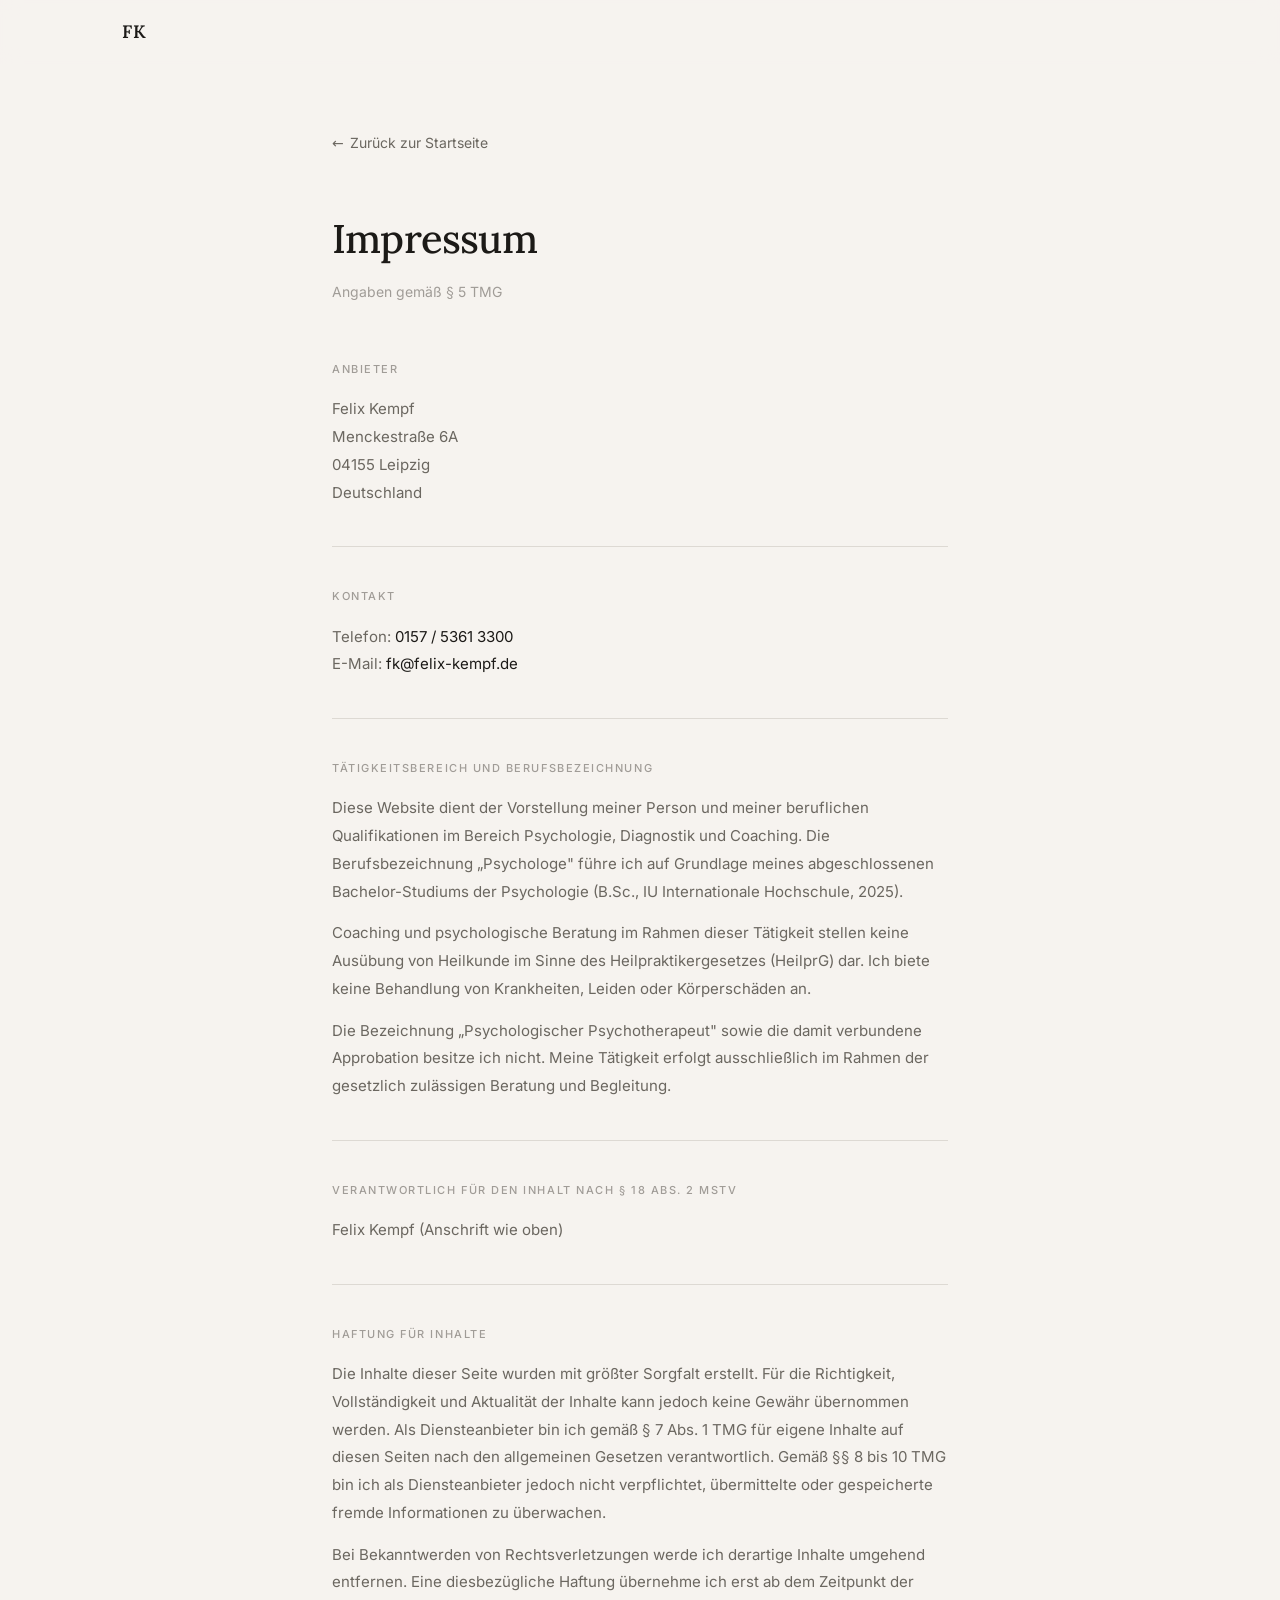
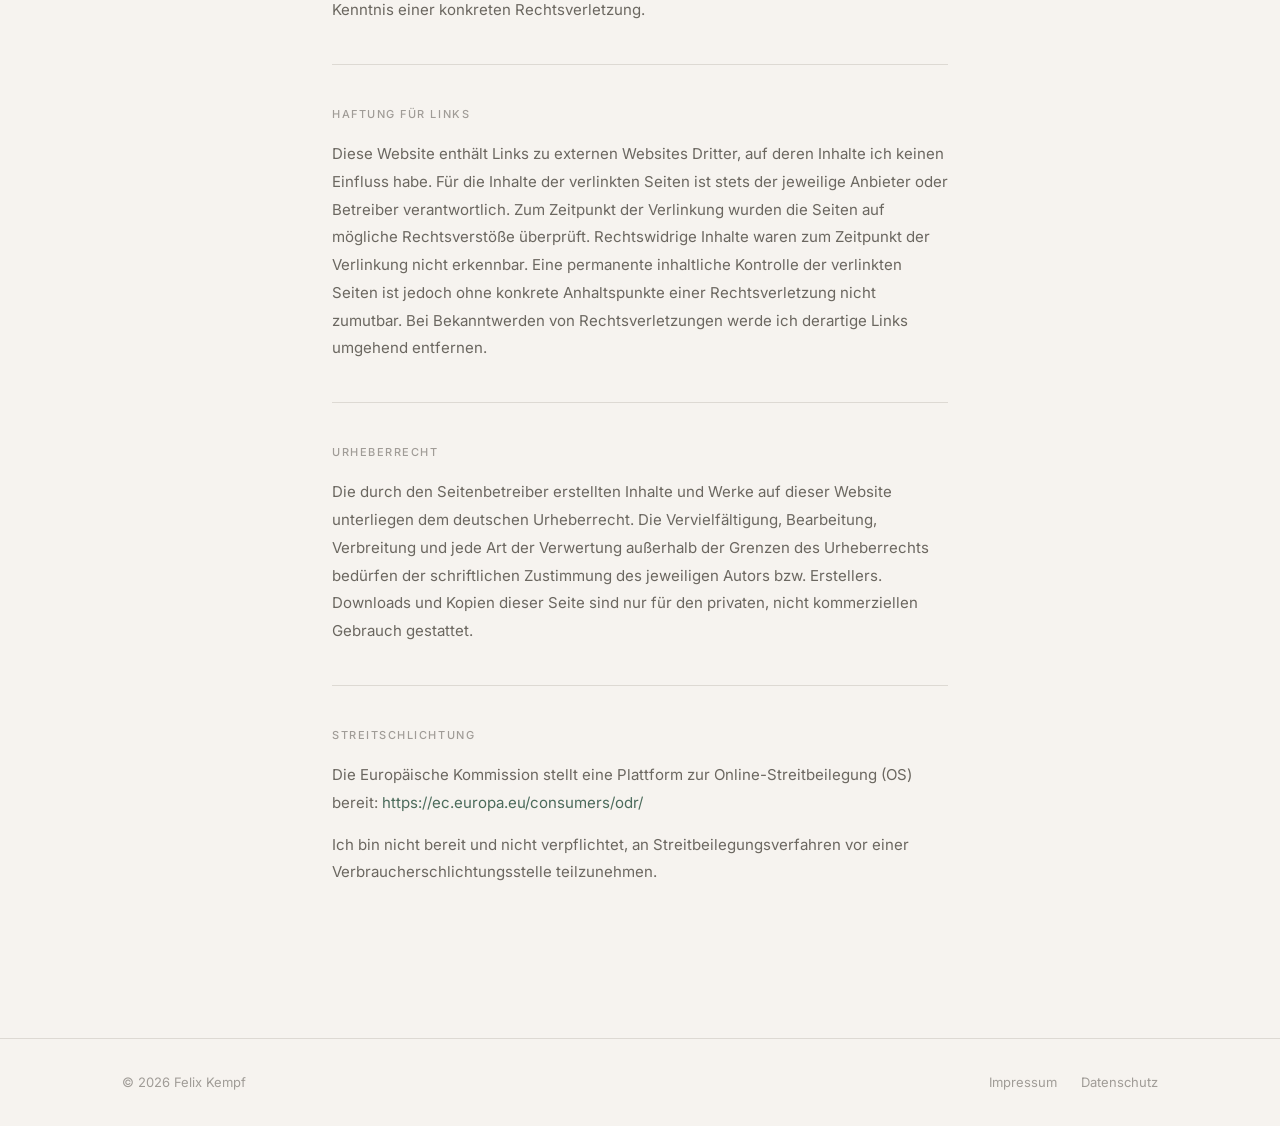
<file: impressum.html>
<!DOCTYPE html>
<html lang="de">
<head>
  <meta charset="UTF-8">
  <meta name="viewport" content="width=device-width, initial-scale=1.0">
  <meta name="robots" content="noindex, follow">
  <meta name="theme-color" content="#4B6B5B">
  <meta name="referrer" content="strict-origin-when-cross-origin">
  <link rel="canonical" href="https://felix-kempf.de/impressum.html">
  <meta property="og:type" content="website">
  <meta property="og:url" content="https://felix-kempf.de/impressum.html">
  <meta property="og:site_name" content="Felix Kempf">
  <meta property="og:locale" content="de_DE">
  <meta property="og:title" content="Impressum – Felix Kempf">
  <meta property="og:description" content="Impressum und Anbieterangaben von Felix Kempf.">
  <meta property="og:image" content="https://felix-kempf.de/og-image.png">
  <meta property="og:image:secure_url" content="https://felix-kempf.de/og-image.png">
  <meta property="og:image:type" content="image/png">
  <meta property="og:image:width" content="1200">
  <meta property="og:image:height" content="630">
  <meta property="og:image:alt" content="Felix Kempf – Psychologie, Leipzig">
  <link rel="image_src" href="https://felix-kempf.de/og-image.png">
  <meta name="image" content="https://felix-kempf.de/og-image.png">
  <meta name="twitter:card" content="summary_large_image">
  <meta name="twitter:title" content="Impressum – Felix Kempf">
  <meta name="twitter:description" content="Impressum und Anbieterangaben von Felix Kempf.">
  <meta name="twitter:image" content="https://felix-kempf.de/og-image.png">
  <meta name="twitter:image:alt" content="Felix Kempf – Psychologie, Leipzig">
  <title>Impressum – Felix Kempf</title>
  <link rel="icon" type="image/svg+xml" href="favicon.svg">
  <link rel="apple-touch-icon" href="apple-touch-icon.png">
  <link rel="stylesheet" href="fonts/fonts.css">
  <link rel="stylesheet" href="style.css">
  <style>
    .imp-wrap {
      max-width: 680px;
      margin: 0 auto;
      padding: 4rem var(--pad-x) 7rem;
    }
    .imp-back {
      display: inline-flex;
      align-items: center;
      gap: 0.375rem;
      font-size: 0.875rem;
      color: var(--text-light);
      margin-bottom: 3rem;
      transition: color var(--ease);
    }
    .imp-back:hover { color: var(--accent); }

    .imp-wrap > h1 {
      font-family: var(--serif);
      font-size: 2.5rem;
      font-weight: 500;
      letter-spacing: -0.02em;
      color: var(--text);
      margin-bottom: 0.375rem;
    }
    .imp-sub {
      font-size: 0.875rem;
      color: var(--text-faint);
      margin-bottom: 3.5rem;
    }

    .imp-section {
      padding-bottom: 2.5rem;
      margin-bottom: 2.5rem;
      border-bottom: 1px solid var(--border);
    }
    .imp-section:last-child {
      border-bottom: none;
      margin-bottom: 0;
    }
    .imp-section h2 {
      font-size: 0.6875rem;
      font-weight: 500;
      letter-spacing: 0.14em;
      text-transform: uppercase;
      color: var(--text-faint);
      margin-bottom: 1rem;
    }
    .imp-section p,
    .imp-section address {
      font-size: 0.9375rem;
      color: var(--text-light);
      line-height: 1.85;
      font-style: normal;
    }
    .imp-section p + p { margin-top: 0.875rem; }
    .imp-section a { color: var(--accent); }
    .imp-section a:hover { color: var(--accent-dark); }
  </style>
</head>
<body>

  <a class="skip-link" href="#main">Zum Inhalt springen</a>

  <header class="site-header">
    <div class="container">
      <a href="/" class="nav-logo" aria-label="Felix Kempf – Startseite">FK</a>
    </div>
  </header>

  <main id="main" class="imp-wrap">

    <a href="/" class="imp-back">
      <span aria-hidden="true">←</span> Zurück zur Startseite
    </a>

    <h1>Impressum</h1>
    <p class="imp-sub">Angaben gemäß § 5 TMG</p>

    <div class="imp-section">
      <h2>Anbieter</h2>
      <address>
        Felix Kempf<br>
        <span id="obf-addr-street"></span>
        <noscript>Menckestr&szlig;e 6A<br>04155 Leipzig<br>Deutschland</noscript>
      </address>
    </div>

    <div class="imp-section">
      <h2>Kontakt</h2>
      <p>
        Telefon:
        <a href="#" class="imp-contact obf-tel" data-tel="+4915753613300" data-tel-display="0157 / 5361 3300">
          <span class="contact-value"></span>
        </a>
        <br>
        E-Mail:
        <a href="#" class="imp-contact obf-email" data-user="fk" data-domain="felix-kempf.de">
          <span class="contact-value"></span>
        </a>
        <noscript>
          <br>Telefon: 0157 / 5361 3300
          <br>E-Mail: fk [at] felix-kempf.de
        </noscript>
      </p>
    </div>

    <div class="imp-section">
      <h2>Tätigkeitsbereich und Berufsbezeichnung</h2>
      <p>
        Diese Website dient der Vorstellung meiner Person und meiner beruflichen Qualifikationen
        im Bereich Psychologie, Diagnostik und Coaching. Die Berufsbezeichnung „Psychologe"
        führe ich auf Grundlage meines abgeschlossenen Bachelor-Studiums der Psychologie
        (B.Sc., IU Internationale Hochschule, 2025).
      </p>
      <p>
        Coaching und psychologische Beratung im Rahmen dieser Tätigkeit stellen keine
        Ausübung von Heilkunde im Sinne des Heilpraktikergesetzes (HeilprG) dar.
        Ich biete keine Behandlung von Krankheiten, Leiden oder Körperschäden an.
      </p>
      <p>
        Die Bezeichnung „Psychologischer Psychotherapeut" sowie die damit verbundene
        Approbation besitze ich nicht. Meine Tätigkeit erfolgt ausschließlich im Rahmen
        der gesetzlich zulässigen Beratung und Begleitung.
      </p>
    </div>

    <!-- ─────────────────────────────────────────────────────────
         Dieser Abschnitt ist ab Erteilung der Heilpraktikererlaubnis
         (Psychotherapie) hinzuzufügen und auszufüllen:

    <div class="imp-section">
      <h2>Berufsrechtliche Angaben (Heilpraktiker für Psychotherapie)</h2>
      <p>
        Berufsbezeichnung: Heilpraktiker (beschränkt auf das Gebiet der Psychotherapie)<br>
        Die Berufsbezeichnung wurde in der Bundesrepublik Deutschland verliehen.
      </p>
      <p>
        Zuständige Erlaubnisbehörde:<br>
        Gesundheitsamt Leipzig<br>
        Stadt Leipzig<br>
        Brandenburger Straße 2<br>
        04103 Leipzig
      </p>
      <p>
        Maßgebliche berufsrechtliche Regelungen:<br>
        – Gesetz über die berufsmäßige Ausübung der Heilkunde ohne Bestallung
          (Heilpraktikergesetz – HeilprG) vom 17. Februar 1939<br>
        – Erste Durchführungsverordnung zum Heilpraktikergesetz (1. DVO-HeilprG)
          vom 18. Februar 1939<br>
        Die genannten Regelungen sind abrufbar unter:
        <a href="https://www.gesetze-im-internet.de/heilprg/" target="_blank" rel="noopener noreferrer">
          www.gesetze-im-internet.de/heilprg
        </a>
      </p>
      <p>
        Berufshaftpflichtversicherung:<br>
        [Versicherungsgesellschaft, Anschrift, Geltungsbereich einfügen]
      </p>
    </div>
    ───────────────────────────────────────────────────────── -->

    <div class="imp-section">
      <h2>Verantwortlich für den Inhalt nach § 18 Abs. 2 MStV</h2>
      <p>Felix Kempf (Anschrift wie oben)</p>
    </div>

    <div class="imp-section">
      <h2>Haftung für Inhalte</h2>
      <p>
        Die Inhalte dieser Seite wurden mit größter Sorgfalt erstellt. Für die Richtigkeit,
        Vollständigkeit und Aktualität der Inhalte kann jedoch keine Gewähr übernommen werden.
        Als Diensteanbieter bin ich gemäß § 7 Abs. 1 TMG für eigene Inhalte auf diesen Seiten
        nach den allgemeinen Gesetzen verantwortlich. Gemäß §§ 8 bis 10 TMG bin ich als
        Diensteanbieter jedoch nicht verpflichtet, übermittelte oder gespeicherte fremde
        Informationen zu überwachen.
      </p>
      <p>
        Bei Bekanntwerden von Rechtsverletzungen werde ich derartige Inhalte umgehend entfernen.
        Eine diesbezügliche Haftung übernehme ich erst ab dem Zeitpunkt der Kenntnis einer
        konkreten Rechtsverletzung.
      </p>
    </div>

    <div class="imp-section">
      <h2>Haftung für Links</h2>
      <p>
        Diese Website enthält Links zu externen Websites Dritter, auf deren Inhalte ich keinen
        Einfluss habe. Für die Inhalte der verlinkten Seiten ist stets der jeweilige Anbieter
        oder Betreiber verantwortlich. Zum Zeitpunkt der Verlinkung wurden die Seiten auf
        mögliche Rechtsverstöße überprüft. Rechtswidrige Inhalte waren zum Zeitpunkt der
        Verlinkung nicht erkennbar. Eine permanente inhaltliche Kontrolle der verlinkten Seiten
        ist jedoch ohne konkrete Anhaltspunkte einer Rechtsverletzung nicht zumutbar. Bei
        Bekanntwerden von Rechtsverletzungen werde ich derartige Links umgehend entfernen.
      </p>
    </div>

    <div class="imp-section">
      <h2>Urheberrecht</h2>
      <p>
        Die durch den Seitenbetreiber erstellten Inhalte und Werke auf dieser Website unterliegen
        dem deutschen Urheberrecht. Die Vervielfältigung, Bearbeitung, Verbreitung und jede Art
        der Verwertung außerhalb der Grenzen des Urheberrechts bedürfen der schriftlichen
        Zustimmung des jeweiligen Autors bzw. Erstellers. Downloads und Kopien dieser Seite sind
        nur für den privaten, nicht kommerziellen Gebrauch gestattet.
      </p>
    </div>

    <div class="imp-section">
      <h2>Streitschlichtung</h2>
      <p>
        Die Europäische Kommission stellt eine Plattform zur Online-Streitbeilegung (OS) bereit:
        <a href="https://ec.europa.eu/consumers/odr/" target="_blank" rel="noopener noreferrer">
          https://ec.europa.eu/consumers/odr/
        </a>
      </p>
      <p>
        Ich bin nicht bereit und nicht verpflichtet, an Streitbeilegungsverfahren vor einer
        Verbraucherschlichtungsstelle teilzunehmen.
      </p>
    </div>

  </main>

  <footer class="site-footer">
    <div class="container">
      <p>© 2026 Felix Kempf</p>
      <nav class="footer-nav" aria-label="Rechtliches">
        <a href="impressum.html">Impressum</a>
        <a href="datenschutz.html">Datenschutz</a>
      </nav>
    </div>
  </footer>

  <script src="obf-util.js"></script>
</body>
</html>
</file>
<file: fonts/fonts.css>
/* cyrillic-ext */
@font-face {
  font-family: 'Inter';
  font-style: normal;
  font-weight: 300;
  font-display: swap;
  src: url(f14.woff2) format('woff2');
  unicode-range: U+0460-052F, U+1C80-1C8A, U+20B4, U+2DE0-2DFF, U+A640-A69F, U+FE2E-FE2F;
}
/* cyrillic */
@font-face {
  font-family: 'Inter';
  font-style: normal;
  font-weight: 300;
  font-display: swap;
  src: url(f15.woff2) format('woff2');
  unicode-range: U+0301, U+0400-045F, U+0490-0491, U+04B0-04B1, U+2116;
}
/* greek-ext */
@font-face {
  font-family: 'Inter';
  font-style: normal;
  font-weight: 300;
  font-display: swap;
  src: url(f16.woff2) format('woff2');
  unicode-range: U+1F00-1FFF;
}
/* greek */
@font-face {
  font-family: 'Inter';
  font-style: normal;
  font-weight: 300;
  font-display: swap;
  src: url(f17.woff2) format('woff2');
  unicode-range: U+0370-0377, U+037A-037F, U+0384-038A, U+038C, U+038E-03A1, U+03A3-03FF;
}
/* vietnamese */
@font-face {
  font-family: 'Inter';
  font-style: normal;
  font-weight: 300;
  font-display: swap;
  src: url(f18.woff2) format('woff2');
  unicode-range: U+0102-0103, U+0110-0111, U+0128-0129, U+0168-0169, U+01A0-01A1, U+01AF-01B0, U+0300-0301, U+0303-0304, U+0308-0309, U+0323, U+0329, U+1EA0-1EF9, U+20AB;
}
/* latin-ext */
@font-face {
  font-family: 'Inter';
  font-style: normal;
  font-weight: 300;
  font-display: swap;
  src: url(f19.woff2) format('woff2');
  unicode-range: U+0100-02BA, U+02BD-02C5, U+02C7-02CC, U+02CE-02D7, U+02DD-02FF, U+0304, U+0308, U+0329, U+1D00-1DBF, U+1E00-1E9F, U+1EF2-1EFF, U+2020, U+20A0-20AB, U+20AD-20C0, U+2113, U+2C60-2C7F, U+A720-A7FF;
}
/* latin */
@font-face {
  font-family: 'Inter';
  font-style: normal;
  font-weight: 300;
  font-display: swap;
  src: url(f20.woff2) format('woff2');
  unicode-range: U+0000-00FF, U+0131, U+0152-0153, U+02BB-02BC, U+02C6, U+02DA, U+02DC, U+0304, U+0308, U+0329, U+2000-206F, U+20AC, U+2122, U+2191, U+2193, U+2212, U+2215, U+FEFF, U+FFFD;
}
/* cyrillic-ext */
@font-face {
  font-family: 'Inter';
  font-style: normal;
  font-weight: 400;
  font-display: swap;
  src: url(f14.woff2) format('woff2');
  unicode-range: U+0460-052F, U+1C80-1C8A, U+20B4, U+2DE0-2DFF, U+A640-A69F, U+FE2E-FE2F;
}
/* cyrillic */
@font-face {
  font-family: 'Inter';
  font-style: normal;
  font-weight: 400;
  font-display: swap;
  src: url(f15.woff2) format('woff2');
  unicode-range: U+0301, U+0400-045F, U+0490-0491, U+04B0-04B1, U+2116;
}
/* greek-ext */
@font-face {
  font-family: 'Inter';
  font-style: normal;
  font-weight: 400;
  font-display: swap;
  src: url(f16.woff2) format('woff2');
  unicode-range: U+1F00-1FFF;
}
/* greek */
@font-face {
  font-family: 'Inter';
  font-style: normal;
  font-weight: 400;
  font-display: swap;
  src: url(f17.woff2) format('woff2');
  unicode-range: U+0370-0377, U+037A-037F, U+0384-038A, U+038C, U+038E-03A1, U+03A3-03FF;
}
/* vietnamese */
@font-face {
  font-family: 'Inter';
  font-style: normal;
  font-weight: 400;
  font-display: swap;
  src: url(f18.woff2) format('woff2');
  unicode-range: U+0102-0103, U+0110-0111, U+0128-0129, U+0168-0169, U+01A0-01A1, U+01AF-01B0, U+0300-0301, U+0303-0304, U+0308-0309, U+0323, U+0329, U+1EA0-1EF9, U+20AB;
}
/* latin-ext */
@font-face {
  font-family: 'Inter';
  font-style: normal;
  font-weight: 400;
  font-display: swap;
  src: url(f19.woff2) format('woff2');
  unicode-range: U+0100-02BA, U+02BD-02C5, U+02C7-02CC, U+02CE-02D7, U+02DD-02FF, U+0304, U+0308, U+0329, U+1D00-1DBF, U+1E00-1E9F, U+1EF2-1EFF, U+2020, U+20A0-20AB, U+20AD-20C0, U+2113, U+2C60-2C7F, U+A720-A7FF;
}
/* latin */
@font-face {
  font-family: 'Inter';
  font-style: normal;
  font-weight: 400;
  font-display: swap;
  src: url(f20.woff2) format('woff2');
  unicode-range: U+0000-00FF, U+0131, U+0152-0153, U+02BB-02BC, U+02C6, U+02DA, U+02DC, U+0304, U+0308, U+0329, U+2000-206F, U+20AC, U+2122, U+2191, U+2193, U+2212, U+2215, U+FEFF, U+FFFD;
}
/* cyrillic-ext */
@font-face {
  font-family: 'Inter';
  font-style: normal;
  font-weight: 500;
  font-display: swap;
  src: url(f14.woff2) format('woff2');
  unicode-range: U+0460-052F, U+1C80-1C8A, U+20B4, U+2DE0-2DFF, U+A640-A69F, U+FE2E-FE2F;
}
/* cyrillic */
@font-face {
  font-family: 'Inter';
  font-style: normal;
  font-weight: 500;
  font-display: swap;
  src: url(f15.woff2) format('woff2');
  unicode-range: U+0301, U+0400-045F, U+0490-0491, U+04B0-04B1, U+2116;
}
/* greek-ext */
@font-face {
  font-family: 'Inter';
  font-style: normal;
  font-weight: 500;
  font-display: swap;
  src: url(f16.woff2) format('woff2');
  unicode-range: U+1F00-1FFF;
}
/* greek */
@font-face {
  font-family: 'Inter';
  font-style: normal;
  font-weight: 500;
  font-display: swap;
  src: url(f17.woff2) format('woff2');
  unicode-range: U+0370-0377, U+037A-037F, U+0384-038A, U+038C, U+038E-03A1, U+03A3-03FF;
}
/* vietnamese */
@font-face {
  font-family: 'Inter';
  font-style: normal;
  font-weight: 500;
  font-display: swap;
  src: url(f18.woff2) format('woff2');
  unicode-range: U+0102-0103, U+0110-0111, U+0128-0129, U+0168-0169, U+01A0-01A1, U+01AF-01B0, U+0300-0301, U+0303-0304, U+0308-0309, U+0323, U+0329, U+1EA0-1EF9, U+20AB;
}
/* latin-ext */
@font-face {
  font-family: 'Inter';
  font-style: normal;
  font-weight: 500;
  font-display: swap;
  src: url(f19.woff2) format('woff2');
  unicode-range: U+0100-02BA, U+02BD-02C5, U+02C7-02CC, U+02CE-02D7, U+02DD-02FF, U+0304, U+0308, U+0329, U+1D00-1DBF, U+1E00-1E9F, U+1EF2-1EFF, U+2020, U+20A0-20AB, U+20AD-20C0, U+2113, U+2C60-2C7F, U+A720-A7FF;
}
/* latin */
@font-face {
  font-family: 'Inter';
  font-style: normal;
  font-weight: 500;
  font-display: swap;
  src: url(f20.woff2) format('woff2');
  unicode-range: U+0000-00FF, U+0131, U+0152-0153, U+02BB-02BC, U+02C6, U+02DA, U+02DC, U+0304, U+0308, U+0329, U+2000-206F, U+20AC, U+2122, U+2191, U+2193, U+2212, U+2215, U+FEFF, U+FFFD;
}
/* cyrillic-ext */
@font-face {
  font-family: 'Lora';
  font-style: italic;
  font-weight: 400;
  font-display: swap;
  src: url(f21.woff2) format('woff2');
  unicode-range: U+0460-052F, U+1C80-1C8A, U+20B4, U+2DE0-2DFF, U+A640-A69F, U+FE2E-FE2F;
}
/* cyrillic */
@font-face {
  font-family: 'Lora';
  font-style: italic;
  font-weight: 400;
  font-display: swap;
  src: url(f22.woff2) format('woff2');
  unicode-range: U+0301, U+0400-045F, U+0490-0491, U+04B0-04B1, U+2116;
}
/* math */
@font-face {
  font-family: 'Lora';
  font-style: italic;
  font-weight: 400;
  font-display: swap;
  src: url(f23.woff2) format('woff2');
  unicode-range: U+0302-0303, U+0305, U+0307-0308, U+0310, U+0312, U+0315, U+031A, U+0326-0327, U+032C, U+032F-0330, U+0332-0333, U+0338, U+033A, U+0346, U+034D, U+0391-03A1, U+03A3-03A9, U+03B1-03C9, U+03D1, U+03D5-03D6, U+03F0-03F1, U+03F4-03F5, U+2016-2017, U+2034-2038, U+203C, U+2040, U+2043, U+2047, U+2050, U+2057, U+205F, U+2070-2071, U+2074-208E, U+2090-209C, U+20D0-20DC, U+20E1, U+20E5-20EF, U+2100-2112, U+2114-2115, U+2117-2121, U+2123-214F, U+2190, U+2192, U+2194-21AE, U+21B0-21E5, U+21F1-21F2, U+21F4-2211, U+2213-2214, U+2216-22FF, U+2308-230B, U+2310, U+2319, U+231C-2321, U+2336-237A, U+237C, U+2395, U+239B-23B7, U+23D0, U+23DC-23E1, U+2474-2475, U+25AF, U+25B3, U+25B7, U+25BD, U+25C1, U+25CA, U+25CC, U+25FB, U+266D-266F, U+27C0-27FF, U+2900-2AFF, U+2B0E-2B11, U+2B30-2B4C, U+2BFE, U+3030, U+FF5B, U+FF5D, U+1D400-1D7FF, U+1EE00-1EEFF;
}
/* symbols */
@font-face {
  font-family: 'Lora';
  font-style: italic;
  font-weight: 400;
  font-display: swap;
  src: url(f24.woff2) format('woff2');
  unicode-range: U+0001-000C, U+000E-001F, U+007F-009F, U+20DD-20E0, U+20E2-20E4, U+2150-218F, U+2190, U+2192, U+2194-2199, U+21AF, U+21E6-21F0, U+21F3, U+2218-2219, U+2299, U+22C4-22C6, U+2300-243F, U+2440-244A, U+2460-24FF, U+25A0-27BF, U+2800-28FF, U+2921-2922, U+2981, U+29BF, U+29EB, U+2B00-2BFF, U+4DC0-4DFF, U+FFF9-FFFB, U+10140-1018E, U+10190-1019C, U+101A0, U+101D0-101FD, U+102E0-102FB, U+10E60-10E7E, U+1D2C0-1D2D3, U+1D2E0-1D37F, U+1F000-1F0FF, U+1F100-1F1AD, U+1F1E6-1F1FF, U+1F30D-1F30F, U+1F315, U+1F31C, U+1F31E, U+1F320-1F32C, U+1F336, U+1F378, U+1F37D, U+1F382, U+1F393-1F39F, U+1F3A7-1F3A8, U+1F3AC-1F3AF, U+1F3C2, U+1F3C4-1F3C6, U+1F3CA-1F3CE, U+1F3D4-1F3E0, U+1F3ED, U+1F3F1-1F3F3, U+1F3F5-1F3F7, U+1F408, U+1F415, U+1F41F, U+1F426, U+1F43F, U+1F441-1F442, U+1F444, U+1F446-1F449, U+1F44C-1F44E, U+1F453, U+1F46A, U+1F47D, U+1F4A3, U+1F4B0, U+1F4B3, U+1F4B9, U+1F4BB, U+1F4BF, U+1F4C8-1F4CB, U+1F4D6, U+1F4DA, U+1F4DF, U+1F4E3-1F4E6, U+1F4EA-1F4ED, U+1F4F7, U+1F4F9-1F4FB, U+1F4FD-1F4FE, U+1F503, U+1F507-1F50B, U+1F50D, U+1F512-1F513, U+1F53E-1F54A, U+1F54F-1F5FA, U+1F610, U+1F650-1F67F, U+1F687, U+1F68D, U+1F691, U+1F694, U+1F698, U+1F6AD, U+1F6B2, U+1F6B9-1F6BA, U+1F6BC, U+1F6C6-1F6CF, U+1F6D3-1F6D7, U+1F6E0-1F6EA, U+1F6F0-1F6F3, U+1F6F7-1F6FC, U+1F700-1F7FF, U+1F800-1F80B, U+1F810-1F847, U+1F850-1F859, U+1F860-1F887, U+1F890-1F8AD, U+1F8B0-1F8BB, U+1F8C0-1F8C1, U+1F900-1F90B, U+1F93B, U+1F946, U+1F984, U+1F996, U+1F9E9, U+1FA00-1FA6F, U+1FA70-1FA7C, U+1FA80-1FA89, U+1FA8F-1FAC6, U+1FACE-1FADC, U+1FADF-1FAE9, U+1FAF0-1FAF8, U+1FB00-1FBFF;
}
/* vietnamese */
@font-face {
  font-family: 'Lora';
  font-style: italic;
  font-weight: 400;
  font-display: swap;
  src: url(f25.woff2) format('woff2');
  unicode-range: U+0102-0103, U+0110-0111, U+0128-0129, U+0168-0169, U+01A0-01A1, U+01AF-01B0, U+0300-0301, U+0303-0304, U+0308-0309, U+0323, U+0329, U+1EA0-1EF9, U+20AB;
}
/* latin-ext */
@font-face {
  font-family: 'Lora';
  font-style: italic;
  font-weight: 400;
  font-display: swap;
  src: url(f26.woff2) format('woff2');
  unicode-range: U+0100-02BA, U+02BD-02C5, U+02C7-02CC, U+02CE-02D7, U+02DD-02FF, U+0304, U+0308, U+0329, U+1D00-1DBF, U+1E00-1E9F, U+1EF2-1EFF, U+2020, U+20A0-20AB, U+20AD-20C0, U+2113, U+2C60-2C7F, U+A720-A7FF;
}
/* latin */
@font-face {
  font-family: 'Lora';
  font-style: italic;
  font-weight: 400;
  font-display: swap;
  src: url(f27.woff2) format('woff2');
  unicode-range: U+0000-00FF, U+0131, U+0152-0153, U+02BB-02BC, U+02C6, U+02DA, U+02DC, U+0304, U+0308, U+0329, U+2000-206F, U+20AC, U+2122, U+2191, U+2193, U+2212, U+2215, U+FEFF, U+FFFD;
}
/* cyrillic-ext */
@font-face {
  font-family: 'Lora';
  font-style: normal;
  font-weight: 400;
  font-display: swap;
  src: url(f42.woff2) format('woff2');
  unicode-range: U+0460-052F, U+1C80-1C8A, U+20B4, U+2DE0-2DFF, U+A640-A69F, U+FE2E-FE2F;
}
/* cyrillic */
@font-face {
  font-family: 'Lora';
  font-style: normal;
  font-weight: 400;
  font-display: swap;
  src: url(f43.woff2) format('woff2');
  unicode-range: U+0301, U+0400-045F, U+0490-0491, U+04B0-04B1, U+2116;
}
/* math */
@font-face {
  font-family: 'Lora';
  font-style: normal;
  font-weight: 400;
  font-display: swap;
  src: url(f44.woff2) format('woff2');
  unicode-range: U+0302-0303, U+0305, U+0307-0308, U+0310, U+0312, U+0315, U+031A, U+0326-0327, U+032C, U+032F-0330, U+0332-0333, U+0338, U+033A, U+0346, U+034D, U+0391-03A1, U+03A3-03A9, U+03B1-03C9, U+03D1, U+03D5-03D6, U+03F0-03F1, U+03F4-03F5, U+2016-2017, U+2034-2038, U+203C, U+2040, U+2043, U+2047, U+2050, U+2057, U+205F, U+2070-2071, U+2074-208E, U+2090-209C, U+20D0-20DC, U+20E1, U+20E5-20EF, U+2100-2112, U+2114-2115, U+2117-2121, U+2123-214F, U+2190, U+2192, U+2194-21AE, U+21B0-21E5, U+21F1-21F2, U+21F4-2211, U+2213-2214, U+2216-22FF, U+2308-230B, U+2310, U+2319, U+231C-2321, U+2336-237A, U+237C, U+2395, U+239B-23B7, U+23D0, U+23DC-23E1, U+2474-2475, U+25AF, U+25B3, U+25B7, U+25BD, U+25C1, U+25CA, U+25CC, U+25FB, U+266D-266F, U+27C0-27FF, U+2900-2AFF, U+2B0E-2B11, U+2B30-2B4C, U+2BFE, U+3030, U+FF5B, U+FF5D, U+1D400-1D7FF, U+1EE00-1EEFF;
}
/* symbols */
@font-face {
  font-family: 'Lora';
  font-style: normal;
  font-weight: 400;
  font-display: swap;
  src: url(f45.woff2) format('woff2');
  unicode-range: U+0001-000C, U+000E-001F, U+007F-009F, U+20DD-20E0, U+20E2-20E4, U+2150-218F, U+2190, U+2192, U+2194-2199, U+21AF, U+21E6-21F0, U+21F3, U+2218-2219, U+2299, U+22C4-22C6, U+2300-243F, U+2440-244A, U+2460-24FF, U+25A0-27BF, U+2800-28FF, U+2921-2922, U+2981, U+29BF, U+29EB, U+2B00-2BFF, U+4DC0-4DFF, U+FFF9-FFFB, U+10140-1018E, U+10190-1019C, U+101A0, U+101D0-101FD, U+102E0-102FB, U+10E60-10E7E, U+1D2C0-1D2D3, U+1D2E0-1D37F, U+1F000-1F0FF, U+1F100-1F1AD, U+1F1E6-1F1FF, U+1F30D-1F30F, U+1F315, U+1F31C, U+1F31E, U+1F320-1F32C, U+1F336, U+1F378, U+1F37D, U+1F382, U+1F393-1F39F, U+1F3A7-1F3A8, U+1F3AC-1F3AF, U+1F3C2, U+1F3C4-1F3C6, U+1F3CA-1F3CE, U+1F3D4-1F3E0, U+1F3ED, U+1F3F1-1F3F3, U+1F3F5-1F3F7, U+1F408, U+1F415, U+1F41F, U+1F426, U+1F43F, U+1F441-1F442, U+1F444, U+1F446-1F449, U+1F44C-1F44E, U+1F453, U+1F46A, U+1F47D, U+1F4A3, U+1F4B0, U+1F4B3, U+1F4B9, U+1F4BB, U+1F4BF, U+1F4C8-1F4CB, U+1F4D6, U+1F4DA, U+1F4DF, U+1F4E3-1F4E6, U+1F4EA-1F4ED, U+1F4F7, U+1F4F9-1F4FB, U+1F4FD-1F4FE, U+1F503, U+1F507-1F50B, U+1F50D, U+1F512-1F513, U+1F53E-1F54A, U+1F54F-1F5FA, U+1F610, U+1F650-1F67F, U+1F687, U+1F68D, U+1F691, U+1F694, U+1F698, U+1F6AD, U+1F6B2, U+1F6B9-1F6BA, U+1F6BC, U+1F6C6-1F6CF, U+1F6D3-1F6D7, U+1F6E0-1F6EA, U+1F6F0-1F6F3, U+1F6F7-1F6FC, U+1F700-1F7FF, U+1F800-1F80B, U+1F810-1F847, U+1F850-1F859, U+1F860-1F887, U+1F890-1F8AD, U+1F8B0-1F8BB, U+1F8C0-1F8C1, U+1F900-1F90B, U+1F93B, U+1F946, U+1F984, U+1F996, U+1F9E9, U+1FA00-1FA6F, U+1FA70-1FA7C, U+1FA80-1FA89, U+1FA8F-1FAC6, U+1FACE-1FADC, U+1FADF-1FAE9, U+1FAF0-1FAF8, U+1FB00-1FBFF;
}
/* vietnamese */
@font-face {
  font-family: 'Lora';
  font-style: normal;
  font-weight: 400;
  font-display: swap;
  src: url(f46.woff2) format('woff2');
  unicode-range: U+0102-0103, U+0110-0111, U+0128-0129, U+0168-0169, U+01A0-01A1, U+01AF-01B0, U+0300-0301, U+0303-0304, U+0308-0309, U+0323, U+0329, U+1EA0-1EF9, U+20AB;
}
/* latin-ext */
@font-face {
  font-family: 'Lora';
  font-style: normal;
  font-weight: 400;
  font-display: swap;
  src: url(f47.woff2) format('woff2');
  unicode-range: U+0100-02BA, U+02BD-02C5, U+02C7-02CC, U+02CE-02D7, U+02DD-02FF, U+0304, U+0308, U+0329, U+1D00-1DBF, U+1E00-1E9F, U+1EF2-1EFF, U+2020, U+20A0-20AB, U+20AD-20C0, U+2113, U+2C60-2C7F, U+A720-A7FF;
}
/* latin */
@font-face {
  font-family: 'Lora';
  font-style: normal;
  font-weight: 400;
  font-display: swap;
  src: url(f48.woff2) format('woff2');
  unicode-range: U+0000-00FF, U+0131, U+0152-0153, U+02BB-02BC, U+02C6, U+02DA, U+02DC, U+0304, U+0308, U+0329, U+2000-206F, U+20AC, U+2122, U+2191, U+2193, U+2212, U+2215, U+FEFF, U+FFFD;
}
/* cyrillic-ext */
@font-face {
  font-family: 'Lora';
  font-style: normal;
  font-weight: 500;
  font-display: swap;
  src: url(f42.woff2) format('woff2');
  unicode-range: U+0460-052F, U+1C80-1C8A, U+20B4, U+2DE0-2DFF, U+A640-A69F, U+FE2E-FE2F;
}
/* cyrillic */
@font-face {
  font-family: 'Lora';
  font-style: normal;
  font-weight: 500;
  font-display: swap;
  src: url(f43.woff2) format('woff2');
  unicode-range: U+0301, U+0400-045F, U+0490-0491, U+04B0-04B1, U+2116;
}
/* math */
@font-face {
  font-family: 'Lora';
  font-style: normal;
  font-weight: 500;
  font-display: swap;
  src: url(f44.woff2) format('woff2');
  unicode-range: U+0302-0303, U+0305, U+0307-0308, U+0310, U+0312, U+0315, U+031A, U+0326-0327, U+032C, U+032F-0330, U+0332-0333, U+0338, U+033A, U+0346, U+034D, U+0391-03A1, U+03A3-03A9, U+03B1-03C9, U+03D1, U+03D5-03D6, U+03F0-03F1, U+03F4-03F5, U+2016-2017, U+2034-2038, U+203C, U+2040, U+2043, U+2047, U+2050, U+2057, U+205F, U+2070-2071, U+2074-208E, U+2090-209C, U+20D0-20DC, U+20E1, U+20E5-20EF, U+2100-2112, U+2114-2115, U+2117-2121, U+2123-214F, U+2190, U+2192, U+2194-21AE, U+21B0-21E5, U+21F1-21F2, U+21F4-2211, U+2213-2214, U+2216-22FF, U+2308-230B, U+2310, U+2319, U+231C-2321, U+2336-237A, U+237C, U+2395, U+239B-23B7, U+23D0, U+23DC-23E1, U+2474-2475, U+25AF, U+25B3, U+25B7, U+25BD, U+25C1, U+25CA, U+25CC, U+25FB, U+266D-266F, U+27C0-27FF, U+2900-2AFF, U+2B0E-2B11, U+2B30-2B4C, U+2BFE, U+3030, U+FF5B, U+FF5D, U+1D400-1D7FF, U+1EE00-1EEFF;
}
/* symbols */
@font-face {
  font-family: 'Lora';
  font-style: normal;
  font-weight: 500;
  font-display: swap;
  src: url(f45.woff2) format('woff2');
  unicode-range: U+0001-000C, U+000E-001F, U+007F-009F, U+20DD-20E0, U+20E2-20E4, U+2150-218F, U+2190, U+2192, U+2194-2199, U+21AF, U+21E6-21F0, U+21F3, U+2218-2219, U+2299, U+22C4-22C6, U+2300-243F, U+2440-244A, U+2460-24FF, U+25A0-27BF, U+2800-28FF, U+2921-2922, U+2981, U+29BF, U+29EB, U+2B00-2BFF, U+4DC0-4DFF, U+FFF9-FFFB, U+10140-1018E, U+10190-1019C, U+101A0, U+101D0-101FD, U+102E0-102FB, U+10E60-10E7E, U+1D2C0-1D2D3, U+1D2E0-1D37F, U+1F000-1F0FF, U+1F100-1F1AD, U+1F1E6-1F1FF, U+1F30D-1F30F, U+1F315, U+1F31C, U+1F31E, U+1F320-1F32C, U+1F336, U+1F378, U+1F37D, U+1F382, U+1F393-1F39F, U+1F3A7-1F3A8, U+1F3AC-1F3AF, U+1F3C2, U+1F3C4-1F3C6, U+1F3CA-1F3CE, U+1F3D4-1F3E0, U+1F3ED, U+1F3F1-1F3F3, U+1F3F5-1F3F7, U+1F408, U+1F415, U+1F41F, U+1F426, U+1F43F, U+1F441-1F442, U+1F444, U+1F446-1F449, U+1F44C-1F44E, U+1F453, U+1F46A, U+1F47D, U+1F4A3, U+1F4B0, U+1F4B3, U+1F4B9, U+1F4BB, U+1F4BF, U+1F4C8-1F4CB, U+1F4D6, U+1F4DA, U+1F4DF, U+1F4E3-1F4E6, U+1F4EA-1F4ED, U+1F4F7, U+1F4F9-1F4FB, U+1F4FD-1F4FE, U+1F503, U+1F507-1F50B, U+1F50D, U+1F512-1F513, U+1F53E-1F54A, U+1F54F-1F5FA, U+1F610, U+1F650-1F67F, U+1F687, U+1F68D, U+1F691, U+1F694, U+1F698, U+1F6AD, U+1F6B2, U+1F6B9-1F6BA, U+1F6BC, U+1F6C6-1F6CF, U+1F6D3-1F6D7, U+1F6E0-1F6EA, U+1F6F0-1F6F3, U+1F6F7-1F6FC, U+1F700-1F7FF, U+1F800-1F80B, U+1F810-1F847, U+1F850-1F859, U+1F860-1F887, U+1F890-1F8AD, U+1F8B0-1F8BB, U+1F8C0-1F8C1, U+1F900-1F90B, U+1F93B, U+1F946, U+1F984, U+1F996, U+1F9E9, U+1FA00-1FA6F, U+1FA70-1FA7C, U+1FA80-1FA89, U+1FA8F-1FAC6, U+1FACE-1FADC, U+1FADF-1FAE9, U+1FAF0-1FAF8, U+1FB00-1FBFF;
}
/* vietnamese */
@font-face {
  font-family: 'Lora';
  font-style: normal;
  font-weight: 500;
  font-display: swap;
  src: url(f46.woff2) format('woff2');
  unicode-range: U+0102-0103, U+0110-0111, U+0128-0129, U+0168-0169, U+01A0-01A1, U+01AF-01B0, U+0300-0301, U+0303-0304, U+0308-0309, U+0323, U+0329, U+1EA0-1EF9, U+20AB;
}
/* latin-ext */
@font-face {
  font-family: 'Lora';
  font-style: normal;
  font-weight: 500;
  font-display: swap;
  src: url(f47.woff2) format('woff2');
  unicode-range: U+0100-02BA, U+02BD-02C5, U+02C7-02CC, U+02CE-02D7, U+02DD-02FF, U+0304, U+0308, U+0329, U+1D00-1DBF, U+1E00-1E9F, U+1EF2-1EFF, U+2020, U+20A0-20AB, U+20AD-20C0, U+2113, U+2C60-2C7F, U+A720-A7FF;
}
/* latin */
@font-face {
  font-family: 'Lora';
  font-style: normal;
  font-weight: 500;
  font-display: swap;
  src: url(f48.woff2) format('woff2');
  unicode-range: U+0000-00FF, U+0131, U+0152-0153, U+02BB-02BC, U+02C6, U+02DA, U+02DC, U+0304, U+0308, U+0329, U+2000-206F, U+20AC, U+2122, U+2191, U+2193, U+2212, U+2215, U+FEFF, U+FFFD;
}
/* cyrillic-ext */
@font-face {
  font-family: 'Lora';
  font-style: normal;
  font-weight: 600;
  font-display: swap;
  src: url(f42.woff2) format('woff2');
  unicode-range: U+0460-052F, U+1C80-1C8A, U+20B4, U+2DE0-2DFF, U+A640-A69F, U+FE2E-FE2F;
}
/* cyrillic */
@font-face {
  font-family: 'Lora';
  font-style: normal;
  font-weight: 600;
  font-display: swap;
  src: url(f43.woff2) format('woff2');
  unicode-range: U+0301, U+0400-045F, U+0490-0491, U+04B0-04B1, U+2116;
}
/* math */
@font-face {
  font-family: 'Lora';
  font-style: normal;
  font-weight: 600;
  font-display: swap;
  src: url(f44.woff2) format('woff2');
  unicode-range: U+0302-0303, U+0305, U+0307-0308, U+0310, U+0312, U+0315, U+031A, U+0326-0327, U+032C, U+032F-0330, U+0332-0333, U+0338, U+033A, U+0346, U+034D, U+0391-03A1, U+03A3-03A9, U+03B1-03C9, U+03D1, U+03D5-03D6, U+03F0-03F1, U+03F4-03F5, U+2016-2017, U+2034-2038, U+203C, U+2040, U+2043, U+2047, U+2050, U+2057, U+205F, U+2070-2071, U+2074-208E, U+2090-209C, U+20D0-20DC, U+20E1, U+20E5-20EF, U+2100-2112, U+2114-2115, U+2117-2121, U+2123-214F, U+2190, U+2192, U+2194-21AE, U+21B0-21E5, U+21F1-21F2, U+21F4-2211, U+2213-2214, U+2216-22FF, U+2308-230B, U+2310, U+2319, U+231C-2321, U+2336-237A, U+237C, U+2395, U+239B-23B7, U+23D0, U+23DC-23E1, U+2474-2475, U+25AF, U+25B3, U+25B7, U+25BD, U+25C1, U+25CA, U+25CC, U+25FB, U+266D-266F, U+27C0-27FF, U+2900-2AFF, U+2B0E-2B11, U+2B30-2B4C, U+2BFE, U+3030, U+FF5B, U+FF5D, U+1D400-1D7FF, U+1EE00-1EEFF;
}
/* symbols */
@font-face {
  font-family: 'Lora';
  font-style: normal;
  font-weight: 600;
  font-display: swap;
  src: url(f45.woff2) format('woff2');
  unicode-range: U+0001-000C, U+000E-001F, U+007F-009F, U+20DD-20E0, U+20E2-20E4, U+2150-218F, U+2190, U+2192, U+2194-2199, U+21AF, U+21E6-21F0, U+21F3, U+2218-2219, U+2299, U+22C4-22C6, U+2300-243F, U+2440-244A, U+2460-24FF, U+25A0-27BF, U+2800-28FF, U+2921-2922, U+2981, U+29BF, U+29EB, U+2B00-2BFF, U+4DC0-4DFF, U+FFF9-FFFB, U+10140-1018E, U+10190-1019C, U+101A0, U+101D0-101FD, U+102E0-102FB, U+10E60-10E7E, U+1D2C0-1D2D3, U+1D2E0-1D37F, U+1F000-1F0FF, U+1F100-1F1AD, U+1F1E6-1F1FF, U+1F30D-1F30F, U+1F315, U+1F31C, U+1F31E, U+1F320-1F32C, U+1F336, U+1F378, U+1F37D, U+1F382, U+1F393-1F39F, U+1F3A7-1F3A8, U+1F3AC-1F3AF, U+1F3C2, U+1F3C4-1F3C6, U+1F3CA-1F3CE, U+1F3D4-1F3E0, U+1F3ED, U+1F3F1-1F3F3, U+1F3F5-1F3F7, U+1F408, U+1F415, U+1F41F, U+1F426, U+1F43F, U+1F441-1F442, U+1F444, U+1F446-1F449, U+1F44C-1F44E, U+1F453, U+1F46A, U+1F47D, U+1F4A3, U+1F4B0, U+1F4B3, U+1F4B9, U+1F4BB, U+1F4BF, U+1F4C8-1F4CB, U+1F4D6, U+1F4DA, U+1F4DF, U+1F4E3-1F4E6, U+1F4EA-1F4ED, U+1F4F7, U+1F4F9-1F4FB, U+1F4FD-1F4FE, U+1F503, U+1F507-1F50B, U+1F50D, U+1F512-1F513, U+1F53E-1F54A, U+1F54F-1F5FA, U+1F610, U+1F650-1F67F, U+1F687, U+1F68D, U+1F691, U+1F694, U+1F698, U+1F6AD, U+1F6B2, U+1F6B9-1F6BA, U+1F6BC, U+1F6C6-1F6CF, U+1F6D3-1F6D7, U+1F6E0-1F6EA, U+1F6F0-1F6F3, U+1F6F7-1F6FC, U+1F700-1F7FF, U+1F800-1F80B, U+1F810-1F847, U+1F850-1F859, U+1F860-1F887, U+1F890-1F8AD, U+1F8B0-1F8BB, U+1F8C0-1F8C1, U+1F900-1F90B, U+1F93B, U+1F946, U+1F984, U+1F996, U+1F9E9, U+1FA00-1FA6F, U+1FA70-1FA7C, U+1FA80-1FA89, U+1FA8F-1FAC6, U+1FACE-1FADC, U+1FADF-1FAE9, U+1FAF0-1FAF8, U+1FB00-1FBFF;
}
/* vietnamese */
@font-face {
  font-family: 'Lora';
  font-style: normal;
  font-weight: 600;
  font-display: swap;
  src: url(f46.woff2) format('woff2');
  unicode-range: U+0102-0103, U+0110-0111, U+0128-0129, U+0168-0169, U+01A0-01A1, U+01AF-01B0, U+0300-0301, U+0303-0304, U+0308-0309, U+0323, U+0329, U+1EA0-1EF9, U+20AB;
}
/* latin-ext */
@font-face {
  font-family: 'Lora';
  font-style: normal;
  font-weight: 600;
  font-display: swap;
  src: url(f47.woff2) format('woff2');
  unicode-range: U+0100-02BA, U+02BD-02C5, U+02C7-02CC, U+02CE-02D7, U+02DD-02FF, U+0304, U+0308, U+0329, U+1D00-1DBF, U+1E00-1E9F, U+1EF2-1EFF, U+2020, U+20A0-20AB, U+20AD-20C0, U+2113, U+2C60-2C7F, U+A720-A7FF;
}
/* latin */
@font-face {
  font-family: 'Lora';
  font-style: normal;
  font-weight: 600;
  font-display: swap;
  src: url(f48.woff2) format('woff2');
  unicode-range: U+0000-00FF, U+0131, U+0152-0153, U+02BB-02BC, U+02C6, U+02DA, U+02DC, U+0304, U+0308, U+0329, U+2000-206F, U+20AC, U+2122, U+2191, U+2193, U+2212, U+2215, U+FEFF, U+FFFD;
}
</file>
<file: style.css>
/* ============================================================
   Felix Kempf – Persönliche Website
   style.css
   ============================================================ */

/* --- Custom Properties ------------------------------------ */
:root {
  --bg:           #F6F3EF;
  --bg-alt:       #EDEBE6;
  --text:         #1C1A17;
  --text-light:   #6B6760;
  --text-faint:   #A09C97;
  --accent:       #4B6B5B;
  --accent-dark:  #3A5548;
  --accent-soft:  #EDF1EE;
  --border:       #DDD9D3;
  --white:        #FFFFFF;

  --serif:  'Lora', Georgia, 'Times New Roman', serif;
  --sans:   'Inter', system-ui, -apple-system, BlinkMacSystemFont, sans-serif;

  --max-w:  1100px;
  --pad-x:  2rem;
  --nav-h:  4rem;

  --radius:    4px;
  --radius-md: 8px;
  --radius-lg: 12px;

  --shadow-sm: 0 1px 4px rgba(0,0,0,0.06);
  --shadow-md: 0 4px 24px rgba(0,0,0,0.09);

  --ease: 0.18s ease;
}

/* --- Reset ------------------------------------------------ */
*, *::before, *::after { box-sizing: border-box; margin: 0; padding: 0; }

html {
  font-size: 16px;
  scroll-behavior: smooth;
  scroll-padding-top: var(--nav-h);
}

body {
  font-family: var(--sans);
  background-color: var(--bg);
  color: var(--text);
  line-height: 1.75;
  -webkit-font-smoothing: antialiased;
  -moz-osx-font-smoothing: grayscale;
}

img { display: block; max-width: 100%; height: auto; }

a {
  color: var(--accent);
  text-decoration: none;
  transition: color var(--ease);
}
a:hover { color: var(--accent-dark); }

ul { list-style: none; }
button { font-family: inherit; cursor: pointer; }

/* --- Accessibility ---------------------------------------- */
:focus-visible {
  outline: 2px solid var(--accent);
  outline-offset: 4px;
  border-radius: var(--radius);
}

.sr-only {
  position: absolute;
  width: 1px;
  height: 1px;
  padding: 0;
  margin: -1px;
  overflow: hidden;
  clip: rect(0,0,0,0);
  white-space: nowrap;
  border: 0;
}

.skip-link {
  position: absolute;
  top: -200%;
  left: 1rem;
  z-index: 9999;
  padding: 0.5rem 1.25rem;
  background: var(--accent);
  color: var(--white);
  font-size: 0.875rem;
  font-weight: 500;
  border-radius: var(--radius-md);
  transition: top 0.2s;
}
.skip-link:focus { top: 1rem; }

/* --- Container -------------------------------------------- */
.container {
  max-width: var(--max-w);
  margin-inline: auto;
  padding-inline: var(--pad-x);
}

/* ============================================================
   Navigation
   ============================================================ */
.site-header {
  position: sticky;
  top: 0;
  z-index: 200;
  height: var(--nav-h);
  background: rgba(246, 243, 239, 0.93);
  backdrop-filter: blur(10px);
  -webkit-backdrop-filter: blur(10px);
  border-bottom: 1px solid transparent;
  transition: border-color var(--ease), box-shadow var(--ease);
}
.site-header.is-scrolled {
  border-color: var(--border);
  box-shadow: var(--shadow-sm);
}
.site-header .container {
  display: flex;
  align-items: center;
  justify-content: space-between;
  height: 100%;
}

.nav-logo {
  font-family: var(--serif);
  font-size: 1.125rem;
  font-weight: 600;
  color: var(--text);
  letter-spacing: 0.08em;
  transition: color var(--ease);
}
.nav-logo:hover { color: var(--accent); }

.main-nav ul {
  display: flex;
  align-items: center;
  gap: 2.25rem;
}
.main-nav a {
  font-size: 0.8125rem;
  color: var(--text-light);
  letter-spacing: 0.02em;
  transition: color var(--ease);
}
.main-nav a:hover { color: var(--accent); }

.nav-toggle {
  display: none;
  flex-direction: column;
  justify-content: center;
  gap: 5px;
  background: none;
  border: none;
  padding: 0.5rem;
  border-radius: var(--radius);
}
.nav-toggle span {
  display: block;
  width: 22px;
  height: 1.5px;
  background: var(--text);
  border-radius: 1px;
  transition: var(--ease);
}

/* ============================================================
   Hero
   ============================================================ */
.hero { padding: 5.5rem 0 5rem; }

.hero-inner {
  display: grid;
  grid-template-columns: 1fr 360px;
  gap: 5rem;
  align-items: center;
}

.hero-eyebrow {
  display: block;
  font-size: 0.75rem;
  font-weight: 500;
  letter-spacing: 0.14em;
  text-transform: uppercase;
  color: var(--accent);
  margin-bottom: 1.5rem;
}

.hero-name {
  font-family: var(--serif);
  font-size: clamp(3.25rem, 5.5vw, 5.25rem);
  font-weight: 500;
  line-height: 1.0;
  letter-spacing: -0.025em;
  color: var(--text);
  margin-bottom: 1.75rem;
}

.hero-body {
  font-size: 1.0625rem;
  color: var(--text-light);
  line-height: 1.85;
  max-width: 460px;
  margin-bottom: 2rem;
}

.hero-tags {
  display: flex;
  flex-wrap: wrap;
  gap: 0.5rem;
  margin-bottom: 2.75rem;
}
.hero-tag {
  font-size: 0.8125rem;
  color: var(--text-light);
  border: 1px solid var(--border);
  border-radius: 100px;
  padding: 0.2rem 0.875rem;
  letter-spacing: 0.02em;
}

.link-arrow {
  display: inline-flex;
  align-items: center;
  gap: 0.375rem;
  font-size: 0.9375rem;
  font-weight: 500;
  color: var(--accent);
  border-bottom: 1px solid currentColor;
  padding-bottom: 0.1rem;
  transition: color var(--ease), gap var(--ease);
}
.link-arrow:hover { color: var(--accent-dark); gap: 0.625rem; }

/* Photo */
.hero-photo-outer {
  display: flex;
  justify-content: flex-end;
}

.hero-photo-wrap {
  position: relative;
  width: 340px;
  flex-shrink: 0;
}

.hero-photo {
  width: 340px;
  height: 425px;
  border-radius: var(--radius-md);
  overflow: hidden;
  background: var(--bg-alt);
  box-shadow: var(--shadow-md);
  position: relative;
  z-index: 1;
}

.hero-photo img {
  width: 100%;
  height: 100%;
  object-fit: cover;
  object-position: center top;
}

/* Offset-border decorative element */
.hero-photo-deco {
  position: absolute;
  top: 14px;
  left: 14px;
  width: 340px;
  height: 425px;
  border: 1px solid var(--border);
  border-radius: var(--radius-md);
  pointer-events: none;
}

/* ============================================================
   Section Layout
   ============================================================ */
.section { padding: 5.5rem 0; }
.section--alt { background-color: var(--bg-alt); }

.section-inner {
  display: grid;
  grid-template-columns: 210px 1fr;
  gap: 4rem;
  align-items: start;
}

.section-label {
  font-size: 0.6875rem;
  font-weight: 500;
  letter-spacing: 0.14em;
  text-transform: uppercase;
  color: var(--text-faint);
  padding-top: 0.75rem;
  position: sticky;
  top: calc(var(--nav-h) + 1.5rem);
  line-height: 1.4;
}

.section-head {
  font-family: var(--serif);
  font-size: clamp(1.75rem, 3vw, 2.375rem);
  font-weight: 500;
  line-height: 1.15;
  letter-spacing: -0.01em;
  color: var(--text);
  margin-bottom: 2.25rem;
}

/* --- Prose ------------------------------------------------ */
.prose {
  color: var(--text-light);
  line-height: 1.85;
  margin-bottom: 2.5rem;
}
.prose p { max-width: 600px; }
.prose p + p { margin-top: 1rem; }

/* ============================================================
   Profile Cards (stacked)
   ============================================================ */
.card-stack {
  border: 1px solid var(--border);
  border-radius: var(--radius-lg);
  overflow: hidden;
}

.card {
  background: var(--white);
  padding: 1.75rem 2rem;
  border-bottom: 1px solid var(--border);
  transition: background var(--ease);
}
.card:last-child { border-bottom: none; }

.card-num {
  display: inline-block;
  font-size: 0.6875rem;
  font-weight: 500;
  letter-spacing: 0.1em;
  color: var(--accent);
  margin-bottom: 0.625rem;
}

.card h3 {
  font-size: 0.9375rem;
  font-weight: 500;
  color: var(--text);
  margin-bottom: 0.5rem;
}

.card p {
  font-size: 0.9375rem;
  color: var(--text-light);
  line-height: 1.7;
  max-width: 520px;
}

/* ============================================================
   Pull Statement
   ============================================================ */
.pull-statement {
  border-left: 2px solid var(--accent);
  padding: 1rem 1.75rem;
  background: var(--accent-soft);
  border-radius: 0 var(--radius) var(--radius) 0;
}
.pull-statement p {
  font-family: var(--serif);
  font-size: 1.0625rem;
  font-style: italic;
  color: var(--text);
  line-height: 1.65;
}

/* ============================================================
   Timeline
   ============================================================ */
.timeline { display: flex; flex-direction: column; }

.tl-item {
  display: grid;
  grid-template-columns: 165px 1fr;
  gap: 2rem;
  padding: 1.875rem 0;
  border-top: 1px solid var(--border);
}
.tl-item:last-child { border-bottom: 1px solid var(--border); }

.tl-date {
  font-size: 0.8125rem;
  color: var(--text-faint);
  line-height: 1.5;
  padding-top: 0.15rem;
}

.tl-body h3 {
  font-size: 1rem;
  font-weight: 500;
  color: var(--text);
  margin-bottom: 0.2rem;
}

.tl-org {
  font-size: 0.875rem;
  color: var(--accent);
  margin-bottom: 0.5rem;
}

.tl-desc {
  font-size: 0.9375rem;
  color: var(--text-light);
  line-height: 1.7;
  max-width: 520px;
}

/* ============================================================
   Reference Cards
   ============================================================ */
.ref-grid {
  display: grid;
  grid-template-columns: 1fr 1fr;
  gap: 1.5rem;
}

.ref-card {
  border: 1px solid var(--border);
  border-radius: var(--radius-lg);
  overflow: hidden;
  background: var(--white);
  display: flex;
  flex-direction: column;
}

.ref-top {
  display: flex;
  justify-content: space-between;
  align-items: center;
  padding: 1.125rem 1.75rem;
  border-bottom: 1px solid var(--border);
}

.ref-source {
  font-size: 0.6875rem;
  font-weight: 500;
  letter-spacing: 0.12em;
  text-transform: uppercase;
  color: var(--text-faint);
}

.ref-year {
  font-size: 0.875rem;
  color: var(--text-faint);
}

.ref-body { padding: 1.75rem; flex: 1; }

.ref-body h3 {
  font-family: var(--serif);
  font-size: 1.0625rem;
  font-weight: 500;
  color: var(--text);
  margin-bottom: 0.25rem;
}

.ref-dept {
  font-size: 0.875rem;
  color: var(--accent);
  margin-bottom: 1.25rem;
  line-height: 1.5;
}

.ref-quote {
  font-size: 0.9375rem;
  font-style: italic;
  color: var(--text-light);
  line-height: 1.75;
  border-left: 2px solid var(--border);
  padding-left: 1rem;
  margin: 0 0 1.25rem;
}

.ref-note {
  font-size: 0.8125rem;
  color: var(--text-faint);
  line-height: 1.65;
}

/* ============================================================
   Contact
   ============================================================ */
.contact-list {
  max-width: 520px;
  border: 1px solid var(--border);
  border-radius: var(--radius-lg);
  overflow: hidden;
}

.contact-item {
  display: flex;
  align-items: center;
  justify-content: space-between;
  padding: 1.125rem 1.5rem;
  background: var(--white);
  border-bottom: 1px solid var(--border);
  color: var(--text);
  text-decoration: none;
  transition: background var(--ease);
}
.contact-item:last-child { border-bottom: none; }
.contact-item:hover { background: var(--accent-soft); }

.contact-label {
  font-size: 0.6875rem;
  font-weight: 500;
  letter-spacing: 0.12em;
  text-transform: uppercase;
  color: var(--text-faint);
  min-width: 115px;
  flex-shrink: 0;
}

.contact-value {
  font-size: 0.9375rem;
  color: var(--text);
  flex: 1;
  text-align: right;
  margin-right: 0.75rem;
}

.contact-item--primary .contact-value { color: var(--accent); }

.contact-arrow {
  font-size: 0.875rem;
  color: var(--text-faint);
  flex-shrink: 0;
  transition: transform var(--ease), color var(--ease);
}
.contact-item:hover .contact-arrow {
  transform: translateX(3px);
  color: var(--accent);
}

/* ============================================================
   Footer
   ============================================================ */
.site-footer {
  padding: 2rem 0;
  border-top: 1px solid var(--border);
}
.site-footer .container {
  display: flex;
  justify-content: space-between;
  align-items: center;
  flex-wrap: wrap;
  gap: 0.5rem;
}
.site-footer p,
.site-footer a {
  font-size: 0.8125rem;
  color: var(--text-faint);
}
.site-footer a:hover { color: var(--accent); }

.footer-nav {
  display: flex;
  gap: 1.5rem;
}

/* ============================================================
   Responsive – Tablet (≤ 960px)
   ============================================================ */
@media (max-width: 960px) {
  .hero-inner {
    grid-template-columns: 1fr;
    gap: 3rem;
  }
  .hero { padding: 3.5rem 0 4rem; }

  .hero-photo-outer {
    order: -1;
    justify-content: flex-start;
  }
  .hero-photo-wrap { width: 240px; }
  .hero-photo { width: 240px; height: 300px; }
  .hero-photo-deco { width: 240px; height: 300px; top: 10px; left: 10px; }

  .section-inner {
    grid-template-columns: 1fr;
    gap: 1.75rem;
  }
  .section-label { position: static; }

  .ref-grid { grid-template-columns: 1fr; }

  .tl-item {
    grid-template-columns: 1fr;
    gap: 0.5rem;
  }
}

/* ============================================================
   Responsive – Mobile (≤ 640px)
   ============================================================ */
@media (max-width: 640px) {
  :root { --pad-x: 1.25rem; }

  .section { padding: 3.5rem 0; }

  /* Mobile nav */
  .main-nav {
    position: absolute;
    top: var(--nav-h);
    left: 0;
    right: 0;
    background: var(--bg);
    border-bottom: 1px solid var(--border);
    padding: 1.5rem var(--pad-x) 2rem;
    box-shadow: var(--shadow-md);
    display: none;
  }
  .main-nav.is-open { display: block; }
  .main-nav ul {
    flex-direction: column;
    align-items: flex-start;
    gap: 1.25rem;
  }
  .main-nav a { font-size: 1rem; color: var(--text); }
  .nav-toggle { display: flex; }

  .hero-name { font-size: 3rem; }

  .contact-item {
    flex-wrap: wrap;
    gap: 0.375rem;
  }
  .contact-value { text-align: left; margin-right: 0; flex: none; width: 100%; }
  .contact-arrow { margin-left: auto; }
}

/* ============================================================
   Reduced Motion
   ============================================================ */
@media (prefers-reduced-motion: reduce) {
  html { scroll-behavior: auto; }
  *, *::before, *::after { transition-duration: 0.01ms !important; }
}
</file>
